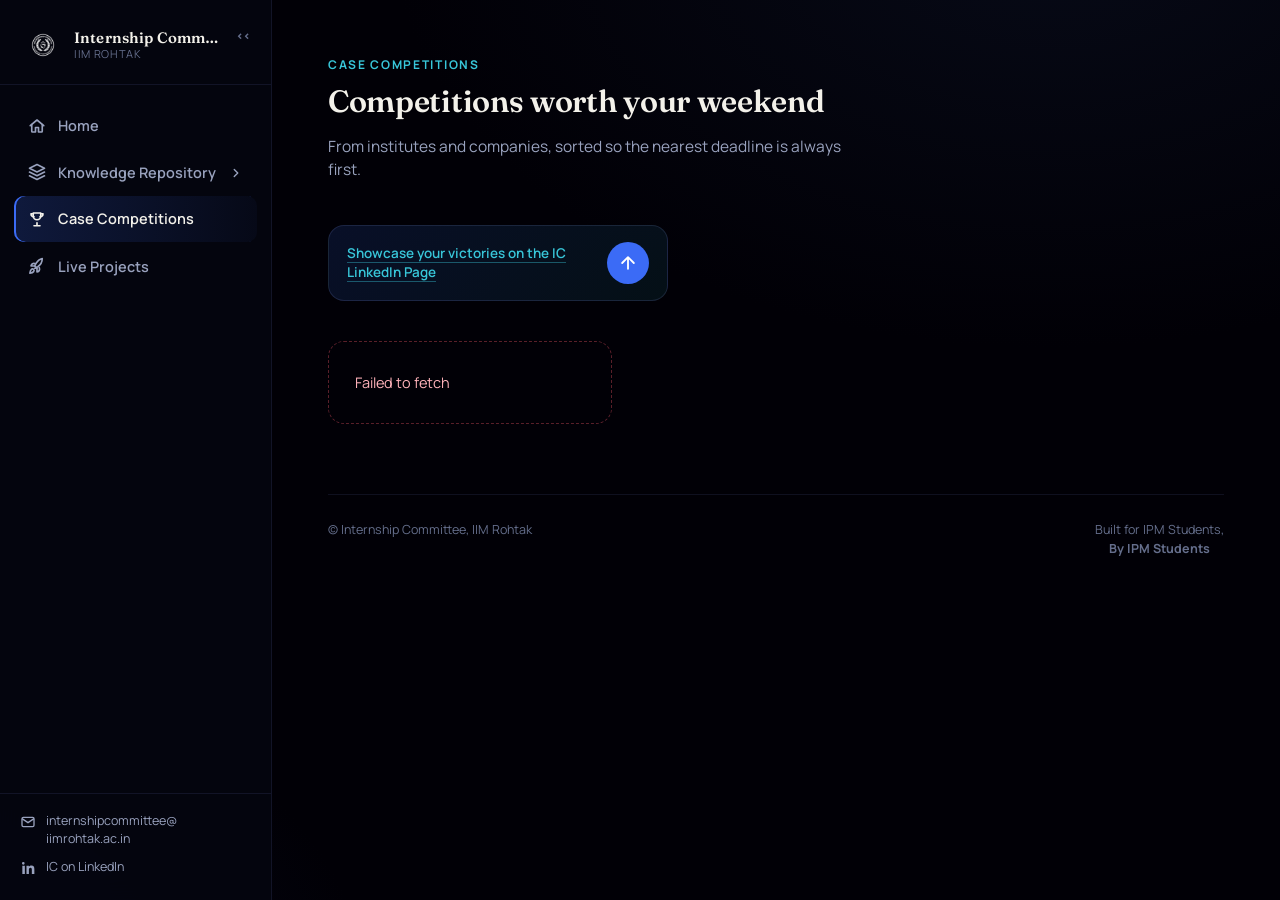
<file: case-competitions.html>
<!DOCTYPE html>
<html lang="en">
<head>
<meta charset="UTF-8">
<meta name="viewport" content="width=device-width, initial-scale=1.0">
<title>Case Competitions — IC IIM Rohtak</title>
<link rel="icon" href="assets/favicon.png">
<link rel="stylesheet" href="css/base.css">
<link rel="stylesheet" href="css/layout.css">
<link rel="stylesheet" href="css/components.css">
</head>
<body data-page="competitions">
<a class="skip-link" href="#main-content">Skip to content</a>

<div class="app-shell">
  <div class="sidebar-scrim"></div>

  <aside class="sidebar" aria-label="Primary">
    <div class="sidebar-brand">
      <img data-ic-logo src="assets/logo.png" alt="Internship Committee, IIM Rohtak logo">
      <div class="brand-text">
        <strong>Internship Committee</strong>
        <span>IIM Rohtak</span>
      </div>
      <button class="sidebar-pin-btn" type="button" aria-label="Collapse sidebar">&lt;&lt;</button>
    </div>

    <nav class="sidebar-nav" aria-label="Site sections">
      <a class="nav-link" data-page-key="home" href="index.html" title="Home"><span class="nav-icon"><svg viewBox="0 0 24 24" fill="none" stroke="currentColor" stroke-width="2.2" stroke-linecap="round" stroke-linejoin="round"><path d="M3 11.5 12 4l9 7.5"/><path d="M5 10v9a1 1 0 0 0 1 1h4v-6h4v6h4a1 1 0 0 0 1-1v-9"/></svg></span><span class="nav-label">Home</span></a>

      <div class="nav-group">
        <button class="nav-group-trigger" aria-expanded="false" title="Knowledge Repository">
          <span class="nav-icon"><svg viewBox="0 0 24 24" fill="none" stroke="currentColor" stroke-width="2.2" stroke-linecap="round" stroke-linejoin="round"><path d="M12 2 2 7l10 5 10-5-10-5Z"/><path d="M2 17l10 5 10-5"/><path d="M2 12l10 5 10-5"/></svg></span><span class="nav-label">Knowledge Repository</span>
          <span class="chevron"><svg viewBox="0 0 24 24" fill="none" stroke="currentColor" stroke-width="2.4" stroke-linecap="round" stroke-linejoin="round"><path d="M9 6l6 6-6 6"/></svg></span>
        </button>
        <div class="nav-submenu"><div class="nav-submenu-inner">
          <a class="nav-link" data-page-key="courses" href="courses.html" title="Course Repository"><span class="nav-icon"><svg viewBox="0 0 24 24" fill="none" stroke="currentColor" stroke-width="2.2" stroke-linecap="round" stroke-linejoin="round"><path d="M4 19.5A2.5 2.5 0 0 1 6.5 17H20V4H6.5A2.5 2.5 0 0 0 4 6.5v13z"/><path d="M4 19.5V6.5"/></svg></span><span class="nav-label">Course Repository</span></a>
          <a class="nav-link" data-page-key="case-studies" href="case-studies.html" title="Case Studies"><span class="nav-icon"><svg viewBox="0 0 24 24" fill="none" stroke="currentColor" stroke-width="2.2" stroke-linecap="round" stroke-linejoin="round"><path d="M14 2H6a2 2 0 0 0-2 2v16a2 2 0 0 0 2 2h12a2 2 0 0 0 2-2V8z"/><path d="M14 2v6h6"/></svg></span><span class="nav-label">Case Studies</span></a>
          <a class="nav-link" data-page-key="github" href="github-repositories.html" title="GitHub Repositories"><span class="nav-icon"><svg viewBox="0 0 24 24" fill="none" stroke="currentColor" stroke-width="2.2" stroke-linecap="round" stroke-linejoin="round"><path d="M8 9l-4 4 4 4M16 9l4 4-4 4"/></svg></span><span class="nav-label">GitHub Repositories</span></a>
          <a class="nav-link" data-page-key="resources" href="iimr-resources.html" title="IIMR Student Resources"><span class="nav-icon"><svg viewBox="0 0 24 24" fill="none" stroke="currentColor" stroke-width="2.2" stroke-linecap="round" stroke-linejoin="round"><circle cx="12" cy="12" r="9"/><path d="M15 9l-2 6-6 2 2-6 6-2z"/></svg></span><span class="nav-label">IIMR Student Resources</span></a>
        </div></div>
      </div>

      <a class="nav-link" data-page-key="competitions" href="case-competitions.html" title="Case Competitions"><span class="nav-icon"><svg viewBox="0 0 24 24" fill="none" stroke="currentColor" stroke-width="2.2" stroke-linecap="round" stroke-linejoin="round"><path d="M8 21h8M12 17v4M7 4h10v4a5 5 0 0 1-10 0V4z"/><path d="M17 5h3a4 4 0 0 1-4 4M7 5H4a4 4 0 0 0 4 4"/></svg></span><span class="nav-label">Case Competitions</span></a>
      <a class="nav-link" data-page-key="live-projects" href="live-projects.html" title="Live Projects"><span class="nav-icon"><svg viewBox="0 0 24 24" fill="none" stroke="currentColor" stroke-width="2.2" stroke-linecap="round" stroke-linejoin="round"><path d="M4.5 16.5c-1.5 1.26-2 5-2 5s3.74-.5 5-2c.71-.84.7-2.13-.09-2.91a2.18 2.18 0 0 0-2.91-.09z"/><path d="M12 15l-3-3a22 22 0 0 1 2-3.95A12.88 12.88 0 0 1 19 2c0 2.72-.78 7.5-6 11a22.35 22.35 0 0 1-4 2z"/><path d="M9 12H4s.55-2.23 2-3c1.62-.87 4 0 4 0"/><path d="M12 15v5s2.23-.55 3-2c.87-1.62 0-4 0-4"/></svg></span><span class="nav-label">Live Projects</span></a>
    </nav>

    <div class="sidebar-footer">
      <a data-ic-email href="#" title="Email the committee"><svg viewBox="0 0 24 24" fill="none" stroke="currentColor" stroke-width="2"><rect x="3" y="5" width="18" height="14" rx="2"/><path d="m3 7 9 6 9-6"/></svg><span>internshipcommittee@iimrohtak.ac.in</span></a>
      <a data-ic-linkedin href="https://www.linkedin.com/company/ipm-internship-committee-iim-rohtak/" target="_blank" rel="noopener" title="IC on LinkedIn"><svg viewBox="0 0 24 24" fill="currentColor"><path d="M6.94 5a2 2 0 1 1-4 0 2 2 0 0 1 4 0zM3.5 8.5h3.8V21H3.5V8.5zM9.7 8.5h3.64v1.7h.05c.5-.95 1.75-1.95 3.6-1.95 3.85 0 4.56 2.53 4.56 5.83V21h-3.8v-6.1c0-1.46-.03-3.33-2.03-3.33-2.04 0-2.35 1.6-2.35 3.24V21H9.7V8.5z"/></svg><span>IC on LinkedIn</span></a>
    </div>
  </aside>

  <div class="mobile-topbar">
    <div style="display:flex;align-items:center;gap:10px;">
      <img data-ic-logo src="assets/logo.png" alt="" style="width:30px;height:30px;">
      <span class="brand-text"><strong>IC · IIM Rohtak</strong></span>
    </div>
    <button class="menu-btn" aria-label="Open menu"><svg viewBox="0 0 24 24" fill="none" stroke="currentColor" stroke-width="2.2" stroke-linecap="round"><path d="M3 6h18M3 12h18M3 18h18"/></svg></button>
  </div>

  <main class="main" id="main-content">
    <div class="page-header-row">
      <div class="page-header">
        <span class="eyebrow">Case Competitions</span>
        <h1 class="section-heading">Competitions worth your weekend</h1>
        <p>From institutes and companies, sorted so the nearest deadline is always first.</p>
      </div>

      <div class="showcase-card">
        <p>
          <a class="showcase-link" href="https://www.linkedin.com/company/ipm-internship-committee-iim-rohtak/" target="_blank" rel="noopener">Showcase your victories on the IC LinkedIn Page</a>
        </p>
        <a class="showcase-btn" href="https://docs.google.com/forms/d/e/1FAIpQLSfv2YYLRkrXumIr88C4f5dQtF5AiGM0O2jcN2yvQZqrdlQf7w/viewform" target="_blank" rel="noopener" aria-label="Submit your competition win" title="Submit your win">
          <svg viewBox="0 0 24 24" fill="none" stroke="currentColor" stroke-width="2.2" stroke-linecap="round" stroke-linejoin="round"><path d="M12 19V5M5 12l7-7 7 7"/></svg>
        </a>
      </div>
    </div>

    <div class="card-grid" id="competitions-grid" aria-live="polite"></div>

    <footer class="site-footer">
      <span>&copy; Internship Committee, IIM Rohtak</span>
      <span class="footer-built"><span>Built for IPM Students,</span><span style="font-weight:700;">By IPM Students</span></span>
    </footer>
  </main>
</div>

<script src="js/config.js"></script>
<script src="js/icons.js"></script>
<script src="js/data-adapter.js"></script>
<script src="js/sidebar.js"></script>
<script src="js/render-competitions.js"></script>
</body>
</html>
</file>
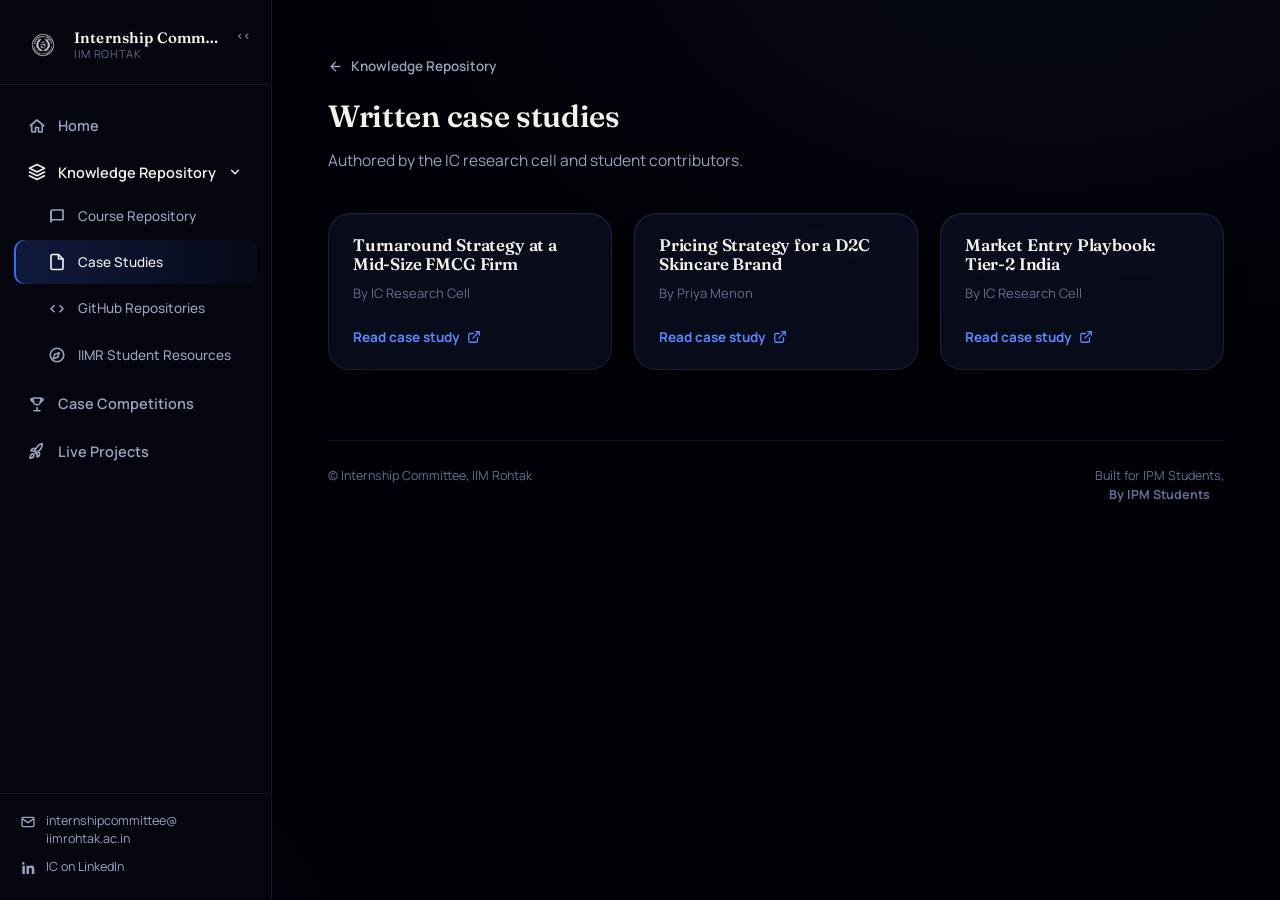
<file: case-studies.html>
<!DOCTYPE html>
<html lang="en">
<head>
<meta charset="UTF-8">
<meta name="viewport" content="width=device-width, initial-scale=1.0">
<title>Case Studies — IC IIM Rohtak</title>
<link rel="icon" href="assets/favicon.png">
<link rel="stylesheet" href="css/base.css">
<link rel="stylesheet" href="css/layout.css">
<link rel="stylesheet" href="css/components.css">
</head>
<body data-page="case-studies">
<a class="skip-link" href="#main-content">Skip to content</a>

<div class="app-shell">
  <div class="sidebar-scrim"></div>

  <aside class="sidebar" aria-label="Primary">
    <div class="sidebar-brand">
      <img data-ic-logo src="assets/logo.png" alt="Internship Committee, IIM Rohtak logo">
      <div class="brand-text">
        <strong>Internship Committee</strong>
        <span>IIM Rohtak</span>
      </div>
      <button class="sidebar-pin-btn" type="button" aria-label="Collapse sidebar">&lt;&lt;</button>
    </div>

    <nav class="sidebar-nav" aria-label="Site sections">
      <a class="nav-link" data-page-key="home" href="index.html" title="Home"><span class="nav-icon"><svg viewBox="0 0 24 24" fill="none" stroke="currentColor" stroke-width="2.2" stroke-linecap="round" stroke-linejoin="round"><path d="M3 11.5 12 4l9 7.5"/><path d="M5 10v9a1 1 0 0 0 1 1h4v-6h4v6h4a1 1 0 0 0 1-1v-9"/></svg></span><span class="nav-label">Home</span></a>

      <div class="nav-group">
        <button class="nav-group-trigger" aria-expanded="false" title="Knowledge Repository">
          <span class="nav-icon"><svg viewBox="0 0 24 24" fill="none" stroke="currentColor" stroke-width="2.2" stroke-linecap="round" stroke-linejoin="round"><path d="M12 2 2 7l10 5 10-5-10-5Z"/><path d="M2 17l10 5 10-5"/><path d="M2 12l10 5 10-5"/></svg></span><span class="nav-label">Knowledge Repository</span>
          <span class="chevron"><svg viewBox="0 0 24 24" fill="none" stroke="currentColor" stroke-width="2.4" stroke-linecap="round" stroke-linejoin="round"><path d="M9 6l6 6-6 6"/></svg></span>
        </button>
        <div class="nav-submenu"><div class="nav-submenu-inner">
          <a class="nav-link" data-page-key="courses" href="courses.html" title="Course Repository"><span class="nav-icon"><svg viewBox="0 0 24 24" fill="none" stroke="currentColor" stroke-width="2.2" stroke-linecap="round" stroke-linejoin="round"><path d="M4 19.5A2.5 2.5 0 0 1 6.5 17H20V4H6.5A2.5 2.5 0 0 0 4 6.5v13z"/><path d="M4 19.5V6.5"/></svg></span><span class="nav-label">Course Repository</span></a>
          <a class="nav-link" data-page-key="case-studies" href="case-studies.html" title="Case Studies"><span class="nav-icon"><svg viewBox="0 0 24 24" fill="none" stroke="currentColor" stroke-width="2.2" stroke-linecap="round" stroke-linejoin="round"><path d="M14 2H6a2 2 0 0 0-2 2v16a2 2 0 0 0 2 2h12a2 2 0 0 0 2-2V8z"/><path d="M14 2v6h6"/></svg></span><span class="nav-label">Case Studies</span></a>
          <a class="nav-link" data-page-key="github" href="github-repositories.html" title="GitHub Repositories"><span class="nav-icon"><svg viewBox="0 0 24 24" fill="none" stroke="currentColor" stroke-width="2.2" stroke-linecap="round" stroke-linejoin="round"><path d="M8 9l-4 4 4 4M16 9l4 4-4 4"/></svg></span><span class="nav-label">GitHub Repositories</span></a>
          <a class="nav-link" data-page-key="resources" href="iimr-resources.html" title="IIMR Student Resources"><span class="nav-icon"><svg viewBox="0 0 24 24" fill="none" stroke="currentColor" stroke-width="2.2" stroke-linecap="round" stroke-linejoin="round"><circle cx="12" cy="12" r="9"/><path d="M15 9l-2 6-6 2 2-6 6-2z"/></svg></span><span class="nav-label">IIMR Student Resources</span></a>
        </div></div>
      </div>

      <a class="nav-link" data-page-key="competitions" href="case-competitions.html" title="Case Competitions"><span class="nav-icon"><svg viewBox="0 0 24 24" fill="none" stroke="currentColor" stroke-width="2.2" stroke-linecap="round" stroke-linejoin="round"><path d="M8 21h8M12 17v4M7 4h10v4a5 5 0 0 1-10 0V4z"/><path d="M17 5h3a4 4 0 0 1-4 4M7 5H4a4 4 0 0 0 4 4"/></svg></span><span class="nav-label">Case Competitions</span></a>
      <a class="nav-link" data-page-key="live-projects" href="live-projects.html" title="Live Projects"><span class="nav-icon"><svg viewBox="0 0 24 24" fill="none" stroke="currentColor" stroke-width="2.2" stroke-linecap="round" stroke-linejoin="round"><path d="M4.5 16.5c-1.5 1.26-2 5-2 5s3.74-.5 5-2c.71-.84.7-2.13-.09-2.91a2.18 2.18 0 0 0-2.91-.09z"/><path d="M12 15l-3-3a22 22 0 0 1 2-3.95A12.88 12.88 0 0 1 19 2c0 2.72-.78 7.5-6 11a22.35 22.35 0 0 1-4 2z"/><path d="M9 12H4s.55-2.23 2-3c1.62-.87 4 0 4 0"/><path d="M12 15v5s2.23-.55 3-2c.87-1.62 0-4 0-4"/></svg></span><span class="nav-label">Live Projects</span></a>
    </nav>

    <div class="sidebar-footer">
      <a data-ic-email href="#" title="Email the committee"><svg viewBox="0 0 24 24" fill="none" stroke="currentColor" stroke-width="2"><rect x="3" y="5" width="18" height="14" rx="2"/><path d="m3 7 9 6 9-6"/></svg><span>internshipcommittee@iimrohtak.ac.in</span></a>
      <a data-ic-linkedin href="https://www.linkedin.com/company/ipm-internship-committee-iim-rohtak/" target="_blank" rel="noopener" title="IC on LinkedIn"><svg viewBox="0 0 24 24" fill="currentColor"><path d="M6.94 5a2 2 0 1 1-4 0 2 2 0 0 1 4 0zM3.5 8.5h3.8V21H3.5V8.5zM9.7 8.5h3.64v1.7h.05c.5-.95 1.75-1.95 3.6-1.95 3.85 0 4.56 2.53 4.56 5.83V21h-3.8v-6.1c0-1.46-.03-3.33-2.03-3.33-2.04 0-2.35 1.6-2.35 3.24V21H9.7V8.5z"/></svg><span>IC on LinkedIn</span></a>
    </div>
  </aside>

  <div class="mobile-topbar">
    <div style="display:flex;align-items:center;gap:10px;">
      <img data-ic-logo src="assets/logo.png" alt="" style="width:30px;height:30px;">
      <span class="brand-text"><strong>IC · IIM Rohtak</strong></span>
    </div>
    <button class="menu-btn" aria-label="Open menu"><svg viewBox="0 0 24 24" fill="none" stroke="currentColor" stroke-width="2.2" stroke-linecap="round"><path d="M3 6h18M3 12h18M3 18h18"/></svg></button>
  </div>

  <main class="main" id="main-content">
    <a class="crumb-back" href="knowledge-repository.html"><svg viewBox="0 0 24 24" fill="none" stroke="currentColor" stroke-width="2.2" stroke-linecap="round" stroke-linejoin="round"><path d="M19 12H5M12 19l-7-7 7-7"/></svg> Knowledge Repository</a>

    <div class="page-header">
      <h1 class="section-heading">Written case studies</h1>
      <p>Authored by the IC research cell and student contributors.</p>
    </div>

    <div class="card-grid" id="case-studies-grid" aria-live="polite"></div>

    <footer class="site-footer">
      <span>&copy; Internship Committee, IIM Rohtak</span>
      <span class="footer-built"><span>Built for IPM Students,</span><span style="font-weight:700;">By IPM Students</span></span>
    </footer>
  </main>
</div>

<script src="js/config.js"></script>
<script src="js/icons.js"></script>
<script src="js/data-adapter.js"></script>
<script src="js/sidebar.js"></script>
<script src="js/render-case-studies.js"></script>
</body>
</html>
</file>
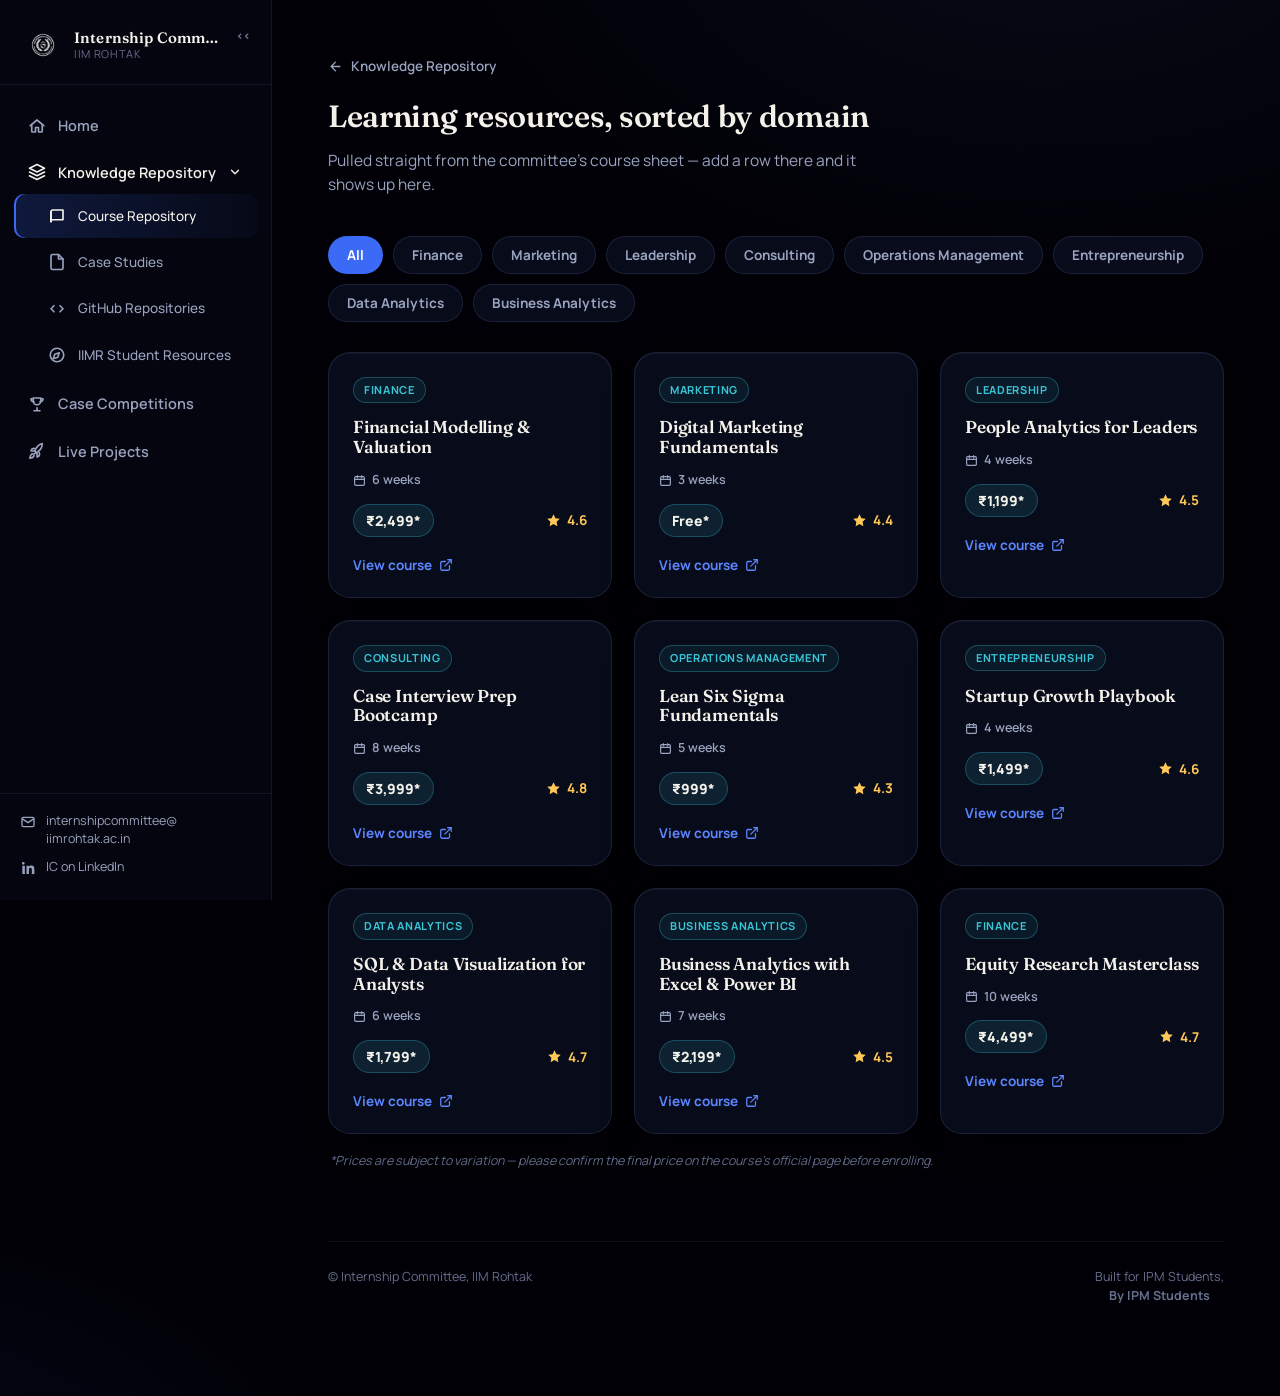
<file: courses.html>
<!DOCTYPE html>
<html lang="en">
<head>
<meta charset="UTF-8">
<meta name="viewport" content="width=device-width, initial-scale=1.0">
<title>Course Repository — IC IIM Rohtak</title>
<link rel="icon" href="assets/favicon.png">
<link rel="stylesheet" href="css/base.css">
<link rel="stylesheet" href="css/layout.css">
<link rel="stylesheet" href="css/components.css">
</head>
<body data-page="courses">
<a class="skip-link" href="#main-content">Skip to content</a>

<div class="app-shell">
  <div class="sidebar-scrim"></div>

  <aside class="sidebar" aria-label="Primary">
    <div class="sidebar-brand">
      <img data-ic-logo src="assets/logo.png" alt="Internship Committee, IIM Rohtak logo">
      <div class="brand-text">
        <strong>Internship Committee</strong>
        <span>IIM Rohtak</span>
      </div>
      <button class="sidebar-pin-btn" type="button" aria-label="Collapse sidebar">&lt;&lt;</button>
    </div>

    <nav class="sidebar-nav" aria-label="Site sections">
      <a class="nav-link" data-page-key="home" href="index.html" title="Home"><span class="nav-icon"><svg viewBox="0 0 24 24" fill="none" stroke="currentColor" stroke-width="2.2" stroke-linecap="round" stroke-linejoin="round"><path d="M3 11.5 12 4l9 7.5"/><path d="M5 10v9a1 1 0 0 0 1 1h4v-6h4v6h4a1 1 0 0 0 1-1v-9"/></svg></span><span class="nav-label">Home</span></a>

      <div class="nav-group">
        <button class="nav-group-trigger" aria-expanded="false" title="Knowledge Repository">
          <span class="nav-icon"><svg viewBox="0 0 24 24" fill="none" stroke="currentColor" stroke-width="2.2" stroke-linecap="round" stroke-linejoin="round"><path d="M12 2 2 7l10 5 10-5-10-5Z"/><path d="M2 17l10 5 10-5"/><path d="M2 12l10 5 10-5"/></svg></span><span class="nav-label">Knowledge Repository</span>
          <span class="chevron"><svg viewBox="0 0 24 24" fill="none" stroke="currentColor" stroke-width="2.4" stroke-linecap="round" stroke-linejoin="round"><path d="M9 6l6 6-6 6"/></svg></span>
        </button>
        <div class="nav-submenu"><div class="nav-submenu-inner">
          <a class="nav-link" data-page-key="courses" href="courses.html" title="Course Repository"><span class="nav-icon"><svg viewBox="0 0 24 24" fill="none" stroke="currentColor" stroke-width="2.2" stroke-linecap="round" stroke-linejoin="round"><path d="M4 19.5A2.5 2.5 0 0 1 6.5 17H20V4H6.5A2.5 2.5 0 0 0 4 6.5v13z"/><path d="M4 19.5V6.5"/></svg></span><span class="nav-label">Course Repository</span></a>
          <a class="nav-link" data-page-key="case-studies" href="case-studies.html" title="Case Studies"><span class="nav-icon"><svg viewBox="0 0 24 24" fill="none" stroke="currentColor" stroke-width="2.2" stroke-linecap="round" stroke-linejoin="round"><path d="M14 2H6a2 2 0 0 0-2 2v16a2 2 0 0 0 2 2h12a2 2 0 0 0 2-2V8z"/><path d="M14 2v6h6"/></svg></span><span class="nav-label">Case Studies</span></a>
          <a class="nav-link" data-page-key="github" href="github-repositories.html" title="GitHub Repositories"><span class="nav-icon"><svg viewBox="0 0 24 24" fill="none" stroke="currentColor" stroke-width="2.2" stroke-linecap="round" stroke-linejoin="round"><path d="M8 9l-4 4 4 4M16 9l4 4-4 4"/></svg></span><span class="nav-label">GitHub Repositories</span></a>
          <a class="nav-link" data-page-key="resources" href="iimr-resources.html" title="IIMR Student Resources"><span class="nav-icon"><svg viewBox="0 0 24 24" fill="none" stroke="currentColor" stroke-width="2.2" stroke-linecap="round" stroke-linejoin="round"><circle cx="12" cy="12" r="9"/><path d="M15 9l-2 6-6 2 2-6 6-2z"/></svg></span><span class="nav-label">IIMR Student Resources</span></a>
        </div></div>
      </div>

      <a class="nav-link" data-page-key="competitions" href="case-competitions.html" title="Case Competitions"><span class="nav-icon"><svg viewBox="0 0 24 24" fill="none" stroke="currentColor" stroke-width="2.2" stroke-linecap="round" stroke-linejoin="round"><path d="M8 21h8M12 17v4M7 4h10v4a5 5 0 0 1-10 0V4z"/><path d="M17 5h3a4 4 0 0 1-4 4M7 5H4a4 4 0 0 0 4 4"/></svg></span><span class="nav-label">Case Competitions</span></a>
      <a class="nav-link" data-page-key="live-projects" href="live-projects.html" title="Live Projects"><span class="nav-icon"><svg viewBox="0 0 24 24" fill="none" stroke="currentColor" stroke-width="2.2" stroke-linecap="round" stroke-linejoin="round"><path d="M4.5 16.5c-1.5 1.26-2 5-2 5s3.74-.5 5-2c.71-.84.7-2.13-.09-2.91a2.18 2.18 0 0 0-2.91-.09z"/><path d="M12 15l-3-3a22 22 0 0 1 2-3.95A12.88 12.88 0 0 1 19 2c0 2.72-.78 7.5-6 11a22.35 22.35 0 0 1-4 2z"/><path d="M9 12H4s.55-2.23 2-3c1.62-.87 4 0 4 0"/><path d="M12 15v5s2.23-.55 3-2c.87-1.62 0-4 0-4"/></svg></span><span class="nav-label">Live Projects</span></a>
    </nav>

    <div class="sidebar-footer">
      <a data-ic-email href="#" title="Email the committee"><svg viewBox="0 0 24 24" fill="none" stroke="currentColor" stroke-width="2"><rect x="3" y="5" width="18" height="14" rx="2"/><path d="m3 7 9 6 9-6"/></svg><span>internshipcommittee@iimrohtak.ac.in</span></a>
      <a data-ic-linkedin href="https://www.linkedin.com/company/ipm-internship-committee-iim-rohtak/" target="_blank" rel="noopener" title="IC on LinkedIn"><svg viewBox="0 0 24 24" fill="currentColor"><path d="M6.94 5a2 2 0 1 1-4 0 2 2 0 0 1 4 0zM3.5 8.5h3.8V21H3.5V8.5zM9.7 8.5h3.64v1.7h.05c.5-.95 1.75-1.95 3.6-1.95 3.85 0 4.56 2.53 4.56 5.83V21h-3.8v-6.1c0-1.46-.03-3.33-2.03-3.33-2.04 0-2.35 1.6-2.35 3.24V21H9.7V8.5z"/></svg><span>IC on LinkedIn</span></a>
    </div>
  </aside>

  <div class="mobile-topbar">
    <div style="display:flex;align-items:center;gap:10px;">
      <img data-ic-logo src="assets/logo.png" alt="" style="width:30px;height:30px;">
      <span class="brand-text"><strong>IC · IIM Rohtak</strong></span>
    </div>
    <button class="menu-btn" aria-label="Open menu"><svg viewBox="0 0 24 24" fill="none" stroke="currentColor" stroke-width="2.2" stroke-linecap="round"><path d="M3 6h18M3 12h18M3 18h18"/></svg></button>
  </div>

  <main class="main" id="main-content">
    <a class="crumb-back" href="knowledge-repository.html"><svg viewBox="0 0 24 24" fill="none" stroke="currentColor" stroke-width="2.2" stroke-linecap="round" stroke-linejoin="round"><path d="M19 12H5M12 19l-7-7 7-7"/></svg> Knowledge Repository</a>

    <div class="page-header">
      <h1 class="section-heading">Learning resources, sorted by domain</h1>
      <p>Pulled straight from the committee's course sheet — add a row there and it shows up here.</p>
    </div>

    <div class="domain-filter" id="domain-filter" aria-label="Filter by domain"></div>
    <div class="card-grid" id="courses-grid" aria-live="polite"></div>

    <footer class="site-footer">
      <span>&copy; Internship Committee, IIM Rohtak</span>
      <span class="footer-built"><span>Built for IPM Students,</span><span style="font-weight:700;">By IPM Students</span></span>
    </footer>
  </main>
</div>

<script src="js/config.js"></script>
<script src="js/icons.js"></script>
<script src="js/data-adapter.js"></script>
<script src="js/sidebar.js"></script>
<script src="js/render-courses.js"></script>
</body>
</html>
</file>
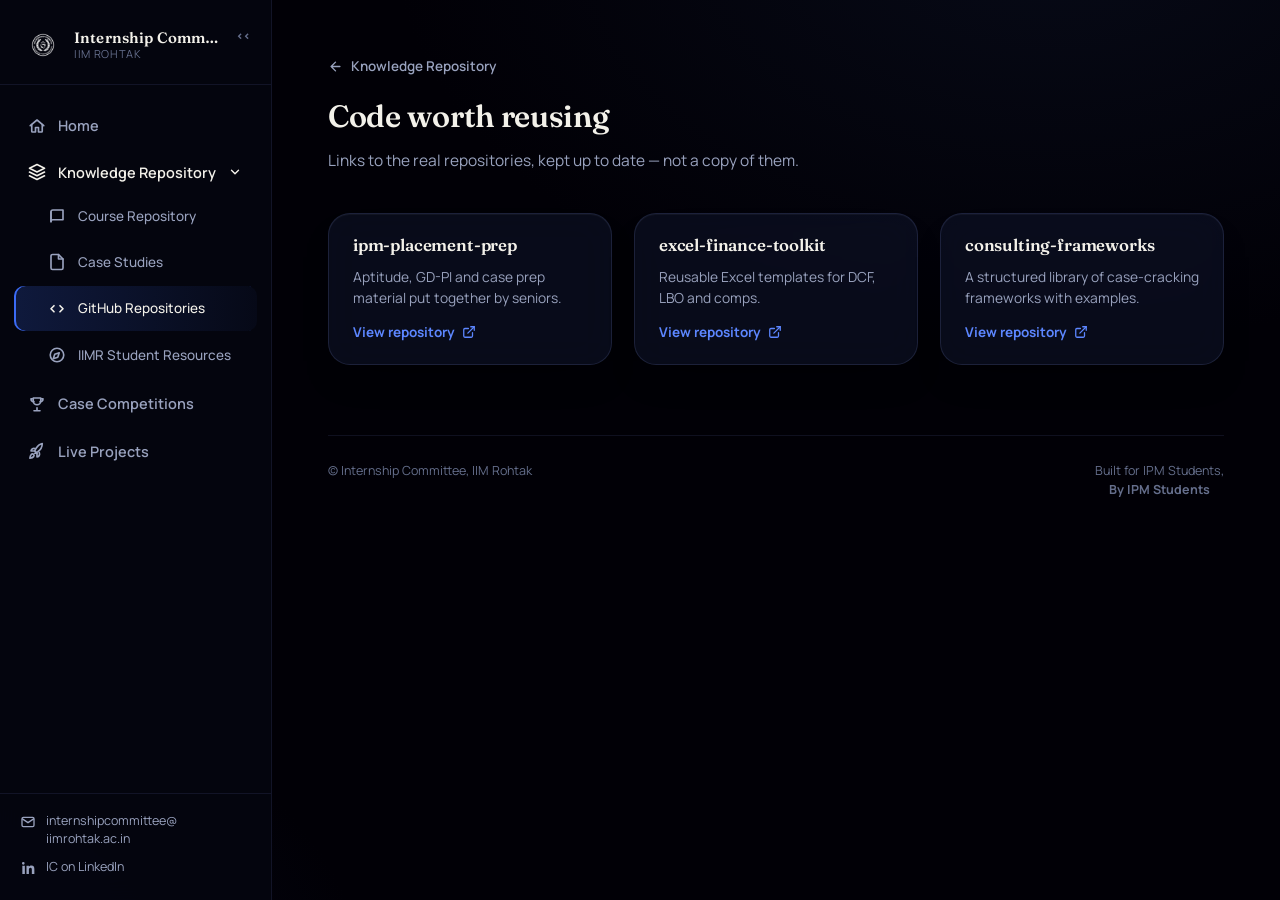
<file: github-repositories.html>
<!DOCTYPE html>
<html lang="en">
<head>
<meta charset="UTF-8">
<meta name="viewport" content="width=device-width, initial-scale=1.0">
<title>GitHub Repositories — IC IIM Rohtak</title>
<link rel="icon" href="assets/favicon.png">
<link rel="stylesheet" href="css/base.css">
<link rel="stylesheet" href="css/layout.css">
<link rel="stylesheet" href="css/components.css">
</head>
<body data-page="github">
<a class="skip-link" href="#main-content">Skip to content</a>

<div class="app-shell">
  <div class="sidebar-scrim"></div>

  <aside class="sidebar" aria-label="Primary">
    <div class="sidebar-brand">
      <img data-ic-logo src="assets/logo.png" alt="Internship Committee, IIM Rohtak logo">
      <div class="brand-text">
        <strong>Internship Committee</strong>
        <span>IIM Rohtak</span>
      </div>
      <button class="sidebar-pin-btn" type="button" aria-label="Collapse sidebar">&lt;&lt;</button>
    </div>

    <nav class="sidebar-nav" aria-label="Site sections">
      <a class="nav-link" data-page-key="home" href="index.html" title="Home"><span class="nav-icon"><svg viewBox="0 0 24 24" fill="none" stroke="currentColor" stroke-width="2.2" stroke-linecap="round" stroke-linejoin="round"><path d="M3 11.5 12 4l9 7.5"/><path d="M5 10v9a1 1 0 0 0 1 1h4v-6h4v6h4a1 1 0 0 0 1-1v-9"/></svg></span><span class="nav-label">Home</span></a>

      <div class="nav-group">
        <button class="nav-group-trigger" aria-expanded="false" title="Knowledge Repository">
          <span class="nav-icon"><svg viewBox="0 0 24 24" fill="none" stroke="currentColor" stroke-width="2.2" stroke-linecap="round" stroke-linejoin="round"><path d="M12 2 2 7l10 5 10-5-10-5Z"/><path d="M2 17l10 5 10-5"/><path d="M2 12l10 5 10-5"/></svg></span><span class="nav-label">Knowledge Repository</span>
          <span class="chevron"><svg viewBox="0 0 24 24" fill="none" stroke="currentColor" stroke-width="2.4" stroke-linecap="round" stroke-linejoin="round"><path d="M9 6l6 6-6 6"/></svg></span>
        </button>
        <div class="nav-submenu"><div class="nav-submenu-inner">
          <a class="nav-link" data-page-key="courses" href="courses.html" title="Course Repository"><span class="nav-icon"><svg viewBox="0 0 24 24" fill="none" stroke="currentColor" stroke-width="2.2" stroke-linecap="round" stroke-linejoin="round"><path d="M4 19.5A2.5 2.5 0 0 1 6.5 17H20V4H6.5A2.5 2.5 0 0 0 4 6.5v13z"/><path d="M4 19.5V6.5"/></svg></span><span class="nav-label">Course Repository</span></a>
          <a class="nav-link" data-page-key="case-studies" href="case-studies.html" title="Case Studies"><span class="nav-icon"><svg viewBox="0 0 24 24" fill="none" stroke="currentColor" stroke-width="2.2" stroke-linecap="round" stroke-linejoin="round"><path d="M14 2H6a2 2 0 0 0-2 2v16a2 2 0 0 0 2 2h12a2 2 0 0 0 2-2V8z"/><path d="M14 2v6h6"/></svg></span><span class="nav-label">Case Studies</span></a>
          <a class="nav-link" data-page-key="github" href="github-repositories.html" title="GitHub Repositories"><span class="nav-icon"><svg viewBox="0 0 24 24" fill="none" stroke="currentColor" stroke-width="2.2" stroke-linecap="round" stroke-linejoin="round"><path d="M8 9l-4 4 4 4M16 9l4 4-4 4"/></svg></span><span class="nav-label">GitHub Repositories</span></a>
          <a class="nav-link" data-page-key="resources" href="iimr-resources.html" title="IIMR Student Resources"><span class="nav-icon"><svg viewBox="0 0 24 24" fill="none" stroke="currentColor" stroke-width="2.2" stroke-linecap="round" stroke-linejoin="round"><circle cx="12" cy="12" r="9"/><path d="M15 9l-2 6-6 2 2-6 6-2z"/></svg></span><span class="nav-label">IIMR Student Resources</span></a>
        </div></div>
      </div>

      <a class="nav-link" data-page-key="competitions" href="case-competitions.html" title="Case Competitions"><span class="nav-icon"><svg viewBox="0 0 24 24" fill="none" stroke="currentColor" stroke-width="2.2" stroke-linecap="round" stroke-linejoin="round"><path d="M8 21h8M12 17v4M7 4h10v4a5 5 0 0 1-10 0V4z"/><path d="M17 5h3a4 4 0 0 1-4 4M7 5H4a4 4 0 0 0 4 4"/></svg></span><span class="nav-label">Case Competitions</span></a>
      <a class="nav-link" data-page-key="live-projects" href="live-projects.html" title="Live Projects"><span class="nav-icon"><svg viewBox="0 0 24 24" fill="none" stroke="currentColor" stroke-width="2.2" stroke-linecap="round" stroke-linejoin="round"><path d="M4.5 16.5c-1.5 1.26-2 5-2 5s3.74-.5 5-2c.71-.84.7-2.13-.09-2.91a2.18 2.18 0 0 0-2.91-.09z"/><path d="M12 15l-3-3a22 22 0 0 1 2-3.95A12.88 12.88 0 0 1 19 2c0 2.72-.78 7.5-6 11a22.35 22.35 0 0 1-4 2z"/><path d="M9 12H4s.55-2.23 2-3c1.62-.87 4 0 4 0"/><path d="M12 15v5s2.23-.55 3-2c.87-1.62 0-4 0-4"/></svg></span><span class="nav-label">Live Projects</span></a>
    </nav>

    <div class="sidebar-footer">
      <a data-ic-email href="#" title="Email the committee"><svg viewBox="0 0 24 24" fill="none" stroke="currentColor" stroke-width="2"><rect x="3" y="5" width="18" height="14" rx="2"/><path d="m3 7 9 6 9-6"/></svg><span>internshipcommittee@iimrohtak.ac.in</span></a>
      <a data-ic-linkedin href="https://www.linkedin.com/company/ipm-internship-committee-iim-rohtak/" target="_blank" rel="noopener" title="IC on LinkedIn"><svg viewBox="0 0 24 24" fill="currentColor"><path d="M6.94 5a2 2 0 1 1-4 0 2 2 0 0 1 4 0zM3.5 8.5h3.8V21H3.5V8.5zM9.7 8.5h3.64v1.7h.05c.5-.95 1.75-1.95 3.6-1.95 3.85 0 4.56 2.53 4.56 5.83V21h-3.8v-6.1c0-1.46-.03-3.33-2.03-3.33-2.04 0-2.35 1.6-2.35 3.24V21H9.7V8.5z"/></svg><span>IC on LinkedIn</span></a>
    </div>
  </aside>

  <div class="mobile-topbar">
    <div style="display:flex;align-items:center;gap:10px;">
      <img data-ic-logo src="assets/logo.png" alt="" style="width:30px;height:30px;">
      <span class="brand-text"><strong>IC · IIM Rohtak</strong></span>
    </div>
    <button class="menu-btn" aria-label="Open menu"><svg viewBox="0 0 24 24" fill="none" stroke="currentColor" stroke-width="2.2" stroke-linecap="round"><path d="M3 6h18M3 12h18M3 18h18"/></svg></button>
  </div>

  <main class="main" id="main-content">
    <a class="crumb-back" href="knowledge-repository.html"><svg viewBox="0 0 24 24" fill="none" stroke="currentColor" stroke-width="2.2" stroke-linecap="round" stroke-linejoin="round"><path d="M19 12H5M12 19l-7-7 7-7"/></svg> Knowledge Repository</a>

    <div class="page-header">
      <h1 class="section-heading">Code worth reusing</h1>
      <p>Links to the real repositories, kept up to date — not a copy of them.</p>
    </div>

    <div class="card-grid" id="github-grid" aria-live="polite"></div>

    <footer class="site-footer">
      <span>&copy; Internship Committee, IIM Rohtak</span>
      <span class="footer-built"><span>Built for IPM Students,</span><span style="font-weight:700;">By IPM Students</span></span>
    </footer>
  </main>
</div>

<script src="js/config.js"></script>
<script src="js/icons.js"></script>
<script src="js/data-adapter.js"></script>
<script src="js/sidebar.js"></script>
<script src="js/render-github.js"></script>
</body>
</html>
</file>
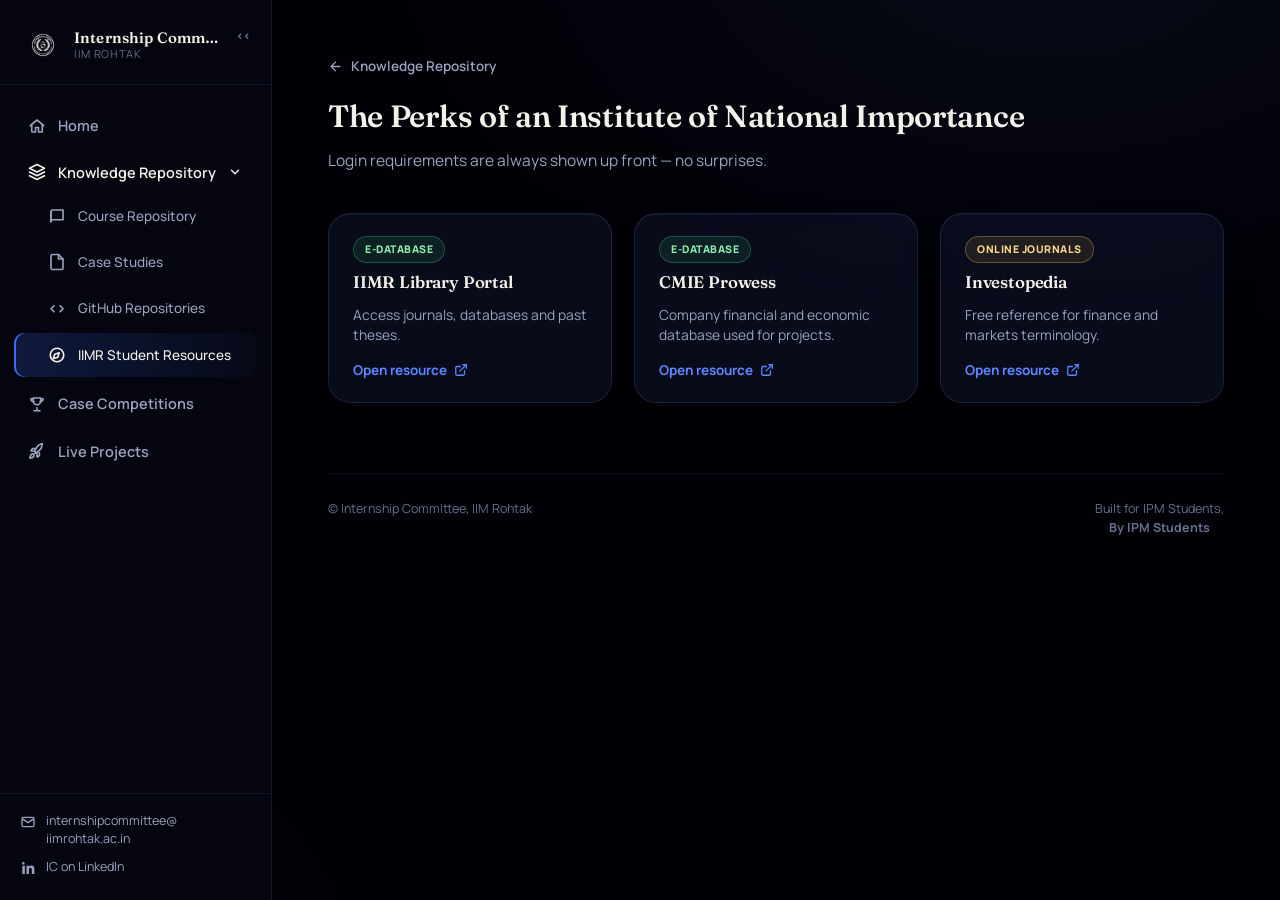
<file: iimr-resources.html>
<!DOCTYPE html>
<html lang="en">
<head>
<meta charset="UTF-8">
<meta name="viewport" content="width=device-width, initial-scale=1.0">
<title>IIMR Student Resources — IC IIM Rohtak</title>
<link rel="icon" href="assets/favicon.png">
<link rel="stylesheet" href="css/base.css">
<link rel="stylesheet" href="css/layout.css">
<link rel="stylesheet" href="css/components.css">
</head>
<body data-page="resources">
<a class="skip-link" href="#main-content">Skip to content</a>

<div class="app-shell">
  <div class="sidebar-scrim"></div>

  <aside class="sidebar" aria-label="Primary">
    <div class="sidebar-brand">
      <img data-ic-logo src="assets/logo.png" alt="Internship Committee, IIM Rohtak logo">
      <div class="brand-text">
        <strong>Internship Committee</strong>
        <span>IIM Rohtak</span>
      </div>
      <button class="sidebar-pin-btn" type="button" aria-label="Collapse sidebar">&lt;&lt;</button>
    </div>

    <nav class="sidebar-nav" aria-label="Site sections">
      <a class="nav-link" data-page-key="home" href="index.html" title="Home"><span class="nav-icon"><svg viewBox="0 0 24 24" fill="none" stroke="currentColor" stroke-width="2.2" stroke-linecap="round" stroke-linejoin="round"><path d="M3 11.5 12 4l9 7.5"/><path d="M5 10v9a1 1 0 0 0 1 1h4v-6h4v6h4a1 1 0 0 0 1-1v-9"/></svg></span><span class="nav-label">Home</span></a>

      <div class="nav-group">
        <button class="nav-group-trigger" aria-expanded="false" title="Knowledge Repository">
          <span class="nav-icon"><svg viewBox="0 0 24 24" fill="none" stroke="currentColor" stroke-width="2.2" stroke-linecap="round" stroke-linejoin="round"><path d="M12 2 2 7l10 5 10-5-10-5Z"/><path d="M2 17l10 5 10-5"/><path d="M2 12l10 5 10-5"/></svg></span><span class="nav-label">Knowledge Repository</span>
          <span class="chevron"><svg viewBox="0 0 24 24" fill="none" stroke="currentColor" stroke-width="2.4" stroke-linecap="round" stroke-linejoin="round"><path d="M9 6l6 6-6 6"/></svg></span>
        </button>
        <div class="nav-submenu"><div class="nav-submenu-inner">
          <a class="nav-link" data-page-key="courses" href="courses.html" title="Course Repository"><span class="nav-icon"><svg viewBox="0 0 24 24" fill="none" stroke="currentColor" stroke-width="2.2" stroke-linecap="round" stroke-linejoin="round"><path d="M4 19.5A2.5 2.5 0 0 1 6.5 17H20V4H6.5A2.5 2.5 0 0 0 4 6.5v13z"/><path d="M4 19.5V6.5"/></svg></span><span class="nav-label">Course Repository</span></a>
          <a class="nav-link" data-page-key="case-studies" href="case-studies.html" title="Case Studies"><span class="nav-icon"><svg viewBox="0 0 24 24" fill="none" stroke="currentColor" stroke-width="2.2" stroke-linecap="round" stroke-linejoin="round"><path d="M14 2H6a2 2 0 0 0-2 2v16a2 2 0 0 0 2 2h12a2 2 0 0 0 2-2V8z"/><path d="M14 2v6h6"/></svg></span><span class="nav-label">Case Studies</span></a>
          <a class="nav-link" data-page-key="github" href="github-repositories.html" title="GitHub Repositories"><span class="nav-icon"><svg viewBox="0 0 24 24" fill="none" stroke="currentColor" stroke-width="2.2" stroke-linecap="round" stroke-linejoin="round"><path d="M8 9l-4 4 4 4M16 9l4 4-4 4"/></svg></span><span class="nav-label">GitHub Repositories</span></a>
          <a class="nav-link" data-page-key="resources" href="iimr-resources.html" title="IIMR Student Resources"><span class="nav-icon"><svg viewBox="0 0 24 24" fill="none" stroke="currentColor" stroke-width="2.2" stroke-linecap="round" stroke-linejoin="round"><circle cx="12" cy="12" r="9"/><path d="M15 9l-2 6-6 2 2-6 6-2z"/></svg></span><span class="nav-label">IIMR Student Resources</span></a>
        </div></div>
      </div>

      <a class="nav-link" data-page-key="competitions" href="case-competitions.html" title="Case Competitions"><span class="nav-icon"><svg viewBox="0 0 24 24" fill="none" stroke="currentColor" stroke-width="2.2" stroke-linecap="round" stroke-linejoin="round"><path d="M8 21h8M12 17v4M7 4h10v4a5 5 0 0 1-10 0V4z"/><path d="M17 5h3a4 4 0 0 1-4 4M7 5H4a4 4 0 0 0 4 4"/></svg></span><span class="nav-label">Case Competitions</span></a>
      <a class="nav-link" data-page-key="live-projects" href="live-projects.html" title="Live Projects"><span class="nav-icon"><svg viewBox="0 0 24 24" fill="none" stroke="currentColor" stroke-width="2.2" stroke-linecap="round" stroke-linejoin="round"><path d="M4.5 16.5c-1.5 1.26-2 5-2 5s3.74-.5 5-2c.71-.84.7-2.13-.09-2.91a2.18 2.18 0 0 0-2.91-.09z"/><path d="M12 15l-3-3a22 22 0 0 1 2-3.95A12.88 12.88 0 0 1 19 2c0 2.72-.78 7.5-6 11a22.35 22.35 0 0 1-4 2z"/><path d="M9 12H4s.55-2.23 2-3c1.62-.87 4 0 4 0"/><path d="M12 15v5s2.23-.55 3-2c.87-1.62 0-4 0-4"/></svg></span><span class="nav-label">Live Projects</span></a>
    </nav>

    <div class="sidebar-footer">
      <a data-ic-email href="#" title="Email the committee"><svg viewBox="0 0 24 24" fill="none" stroke="currentColor" stroke-width="2"><rect x="3" y="5" width="18" height="14" rx="2"/><path d="m3 7 9 6 9-6"/></svg><span>internshipcommittee@iimrohtak.ac.in</span></a>
      <a data-ic-linkedin href="https://www.linkedin.com/company/ipm-internship-committee-iim-rohtak/" target="_blank" rel="noopener" title="IC on LinkedIn"><svg viewBox="0 0 24 24" fill="currentColor"><path d="M6.94 5a2 2 0 1 1-4 0 2 2 0 0 1 4 0zM3.5 8.5h3.8V21H3.5V8.5zM9.7 8.5h3.64v1.7h.05c.5-.95 1.75-1.95 3.6-1.95 3.85 0 4.56 2.53 4.56 5.83V21h-3.8v-6.1c0-1.46-.03-3.33-2.03-3.33-2.04 0-2.35 1.6-2.35 3.24V21H9.7V8.5z"/></svg><span>IC on LinkedIn</span></a>
    </div>
  </aside>

  <div class="mobile-topbar">
    <div style="display:flex;align-items:center;gap:10px;">
      <img data-ic-logo src="assets/logo.png" alt="" style="width:30px;height:30px;">
      <span class="brand-text"><strong>IC · IIM Rohtak</strong></span>
    </div>
    <button class="menu-btn" aria-label="Open menu"><svg viewBox="0 0 24 24" fill="none" stroke="currentColor" stroke-width="2.2" stroke-linecap="round"><path d="M3 6h18M3 12h18M3 18h18"/></svg></button>
  </div>

  <main class="main" id="main-content">
    <a class="crumb-back" href="knowledge-repository.html"><svg viewBox="0 0 24 24" fill="none" stroke="currentColor" stroke-width="2.2" stroke-linecap="round" stroke-linejoin="round"><path d="M19 12H5M12 19l-7-7 7-7"/></svg> Knowledge Repository</a>

    <div class="page-header">
      <h1 class="section-heading">The Perks of an Institute of National Importance</h1>
      <p>Login requirements are always shown up front — no surprises.</p>
    </div>

    <div class="card-grid" id="resources-grid" aria-live="polite"></div>

    <footer class="site-footer">
      <span>&copy; Internship Committee, IIM Rohtak</span>
      <span class="footer-built"><span>Built for IPM Students,</span><span style="font-weight:700;">By IPM Students</span></span>
    </footer>
  </main>
</div>

<script src="js/config.js"></script>
<script src="js/icons.js"></script>
<script src="js/data-adapter.js"></script>
<script src="js/sidebar.js"></script>
<script src="js/render-resources.js"></script>
</body>
</html>
</file>
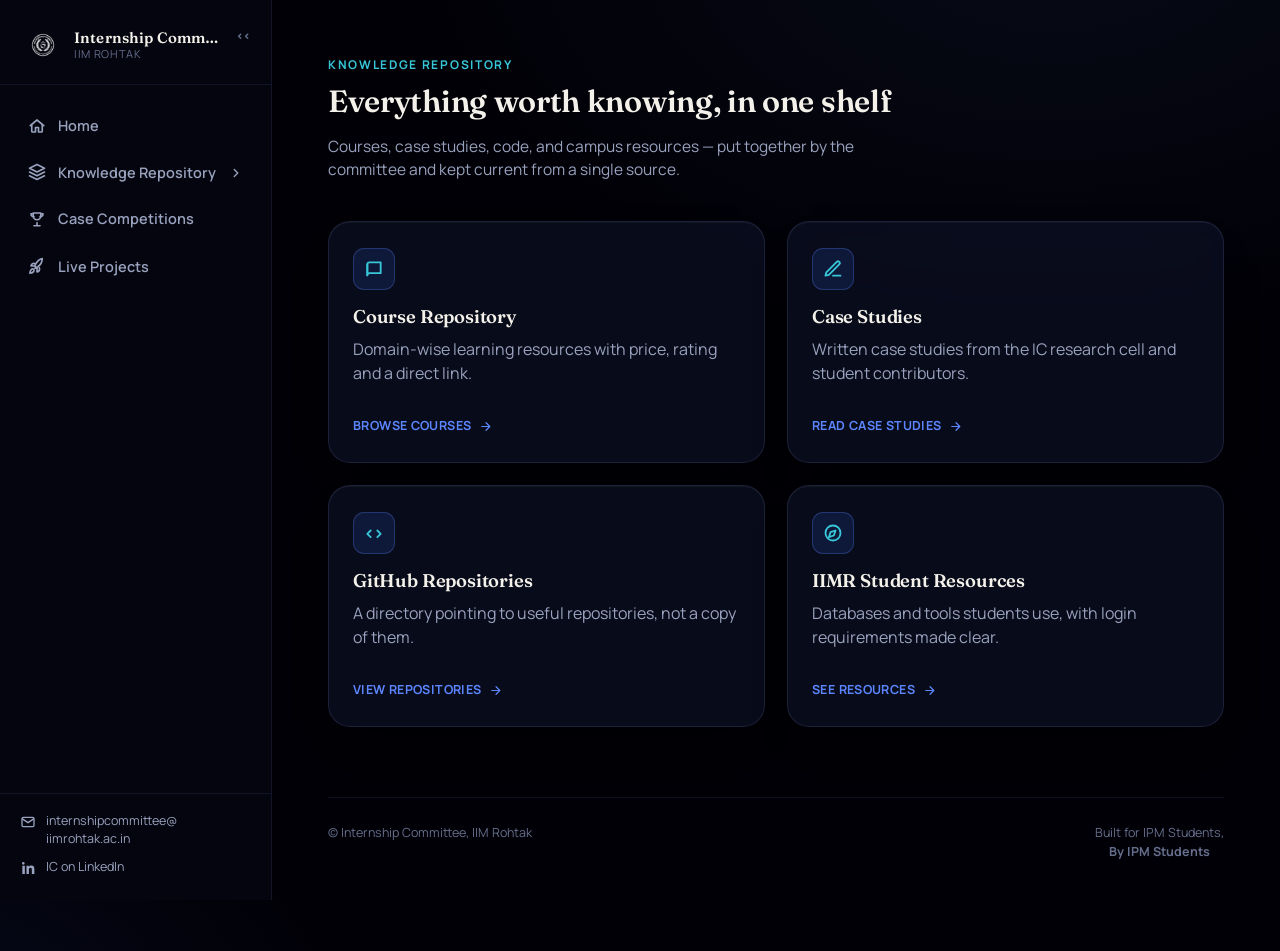
<file: knowledge-repository.html>
<!DOCTYPE html>
<html lang="en">
<head>
<meta charset="UTF-8">
<meta name="viewport" content="width=device-width, initial-scale=1.0">
<title>Knowledge Repository — IC IIM Rohtak</title>
<link rel="icon" href="assets/favicon.png">
<link rel="stylesheet" href="css/base.css">
<link rel="stylesheet" href="css/layout.css">
<link rel="stylesheet" href="css/components.css">
</head>
<body data-page="knowledge">
<a class="skip-link" href="#main-content">Skip to content</a>

<div class="app-shell">
  <div class="sidebar-scrim"></div>

  <aside class="sidebar" aria-label="Primary">
    <div class="sidebar-brand">
      <img data-ic-logo src="assets/logo.png" alt="Internship Committee, IIM Rohtak logo">
      <div class="brand-text">
        <strong>Internship Committee</strong>
        <span>IIM Rohtak</span>
      </div>
      <button class="sidebar-pin-btn" type="button" aria-label="Collapse sidebar">&lt;&lt;</button>
    </div>

    <nav class="sidebar-nav" aria-label="Site sections">
      <a class="nav-link" data-page-key="home" href="index.html" title="Home"><span class="nav-icon"><svg viewBox="0 0 24 24" fill="none" stroke="currentColor" stroke-width="2.2" stroke-linecap="round" stroke-linejoin="round"><path d="M3 11.5 12 4l9 7.5"/><path d="M5 10v9a1 1 0 0 0 1 1h4v-6h4v6h4a1 1 0 0 0 1-1v-9"/></svg></span><span class="nav-label">Home</span></a>

      <div class="nav-group">
        <button class="nav-group-trigger" aria-expanded="false" title="Knowledge Repository">
          <span class="nav-icon"><svg viewBox="0 0 24 24" fill="none" stroke="currentColor" stroke-width="2.2" stroke-linecap="round" stroke-linejoin="round"><path d="M12 2 2 7l10 5 10-5-10-5Z"/><path d="M2 17l10 5 10-5"/><path d="M2 12l10 5 10-5"/></svg></span><span class="nav-label">Knowledge Repository</span>
          <span class="chevron"><svg viewBox="0 0 24 24" fill="none" stroke="currentColor" stroke-width="2.4" stroke-linecap="round" stroke-linejoin="round"><path d="M9 6l6 6-6 6"/></svg></span>
        </button>
        <div class="nav-submenu"><div class="nav-submenu-inner">
          <a class="nav-link" data-page-key="courses" href="courses.html" title="Course Repository"><span class="nav-icon"><svg viewBox="0 0 24 24" fill="none" stroke="currentColor" stroke-width="2.2" stroke-linecap="round" stroke-linejoin="round"><path d="M4 19.5A2.5 2.5 0 0 1 6.5 17H20V4H6.5A2.5 2.5 0 0 0 4 6.5v13z"/><path d="M4 19.5V6.5"/></svg></span><span class="nav-label">Course Repository</span></a>
          <a class="nav-link" data-page-key="case-studies" href="case-studies.html" title="Case Studies"><span class="nav-icon"><svg viewBox="0 0 24 24" fill="none" stroke="currentColor" stroke-width="2.2" stroke-linecap="round" stroke-linejoin="round"><path d="M14 2H6a2 2 0 0 0-2 2v16a2 2 0 0 0 2 2h12a2 2 0 0 0 2-2V8z"/><path d="M14 2v6h6"/></svg></span><span class="nav-label">Case Studies</span></a>
          <a class="nav-link" data-page-key="github" href="github-repositories.html" title="GitHub Repositories"><span class="nav-icon"><svg viewBox="0 0 24 24" fill="none" stroke="currentColor" stroke-width="2.2" stroke-linecap="round" stroke-linejoin="round"><path d="M8 9l-4 4 4 4M16 9l4 4-4 4"/></svg></span><span class="nav-label">GitHub Repositories</span></a>
          <a class="nav-link" data-page-key="resources" href="iimr-resources.html" title="IIMR Student Resources"><span class="nav-icon"><svg viewBox="0 0 24 24" fill="none" stroke="currentColor" stroke-width="2.2" stroke-linecap="round" stroke-linejoin="round"><circle cx="12" cy="12" r="9"/><path d="M15 9l-2 6-6 2 2-6 6-2z"/></svg></span><span class="nav-label">IIMR Student Resources</span></a>
        </div></div>
      </div>

      <a class="nav-link" data-page-key="competitions" href="case-competitions.html" title="Case Competitions"><span class="nav-icon"><svg viewBox="0 0 24 24" fill="none" stroke="currentColor" stroke-width="2.2" stroke-linecap="round" stroke-linejoin="round"><path d="M8 21h8M12 17v4M7 4h10v4a5 5 0 0 1-10 0V4z"/><path d="M17 5h3a4 4 0 0 1-4 4M7 5H4a4 4 0 0 0 4 4"/></svg></span><span class="nav-label">Case Competitions</span></a>
      <a class="nav-link" data-page-key="live-projects" href="live-projects.html" title="Live Projects"><span class="nav-icon"><svg viewBox="0 0 24 24" fill="none" stroke="currentColor" stroke-width="2.2" stroke-linecap="round" stroke-linejoin="round"><path d="M4.5 16.5c-1.5 1.26-2 5-2 5s3.74-.5 5-2c.71-.84.7-2.13-.09-2.91a2.18 2.18 0 0 0-2.91-.09z"/><path d="M12 15l-3-3a22 22 0 0 1 2-3.95A12.88 12.88 0 0 1 19 2c0 2.72-.78 7.5-6 11a22.35 22.35 0 0 1-4 2z"/><path d="M9 12H4s.55-2.23 2-3c1.62-.87 4 0 4 0"/><path d="M12 15v5s2.23-.55 3-2c.87-1.62 0-4 0-4"/></svg></span><span class="nav-label">Live Projects</span></a>
    </nav>

    <div class="sidebar-footer">
      <a data-ic-email href="#" title="Email the committee"><svg viewBox="0 0 24 24" fill="none" stroke="currentColor" stroke-width="2"><rect x="3" y="5" width="18" height="14" rx="2"/><path d="m3 7 9 6 9-6"/></svg><span>internshipcommittee@iimrohtak.ac.in</span></a>
      <a data-ic-linkedin href="https://www.linkedin.com/company/ipm-internship-committee-iim-rohtak/" target="_blank" rel="noopener" title="IC on LinkedIn"><svg viewBox="0 0 24 24" fill="currentColor"><path d="M6.94 5a2 2 0 1 1-4 0 2 2 0 0 1 4 0zM3.5 8.5h3.8V21H3.5V8.5zM9.7 8.5h3.64v1.7h.05c.5-.95 1.75-1.95 3.6-1.95 3.85 0 4.56 2.53 4.56 5.83V21h-3.8v-6.1c0-1.46-.03-3.33-2.03-3.33-2.04 0-2.35 1.6-2.35 3.24V21H9.7V8.5z"/></svg><span>IC on LinkedIn</span></a>
    </div>
  </aside>

  <div class="mobile-topbar">
    <div style="display:flex;align-items:center;gap:10px;">
      <img data-ic-logo src="assets/logo.png" alt="" style="width:30px;height:30px;">
      <span class="brand-text"><strong>IC · IIM Rohtak</strong></span>
    </div>
    <button class="menu-btn" aria-label="Open menu"><svg viewBox="0 0 24 24" fill="none" stroke="currentColor" stroke-width="2.2" stroke-linecap="round"><path d="M3 6h18M3 12h18M3 18h18"/></svg></button>
  </div>

  <main class="main" id="main-content">
    <div class="page-header">
      <span class="eyebrow">Knowledge Repository</span>
      <h1 class="section-heading">Everything worth knowing, in one shelf</h1>
      <p>Courses, case studies, code, and campus resources — put together by the committee and kept current from a single source.</p>
    </div>

    <div class="card-grid two-col">
      <a class="glass-card subtile" href="courses.html">
        <div class="card-icon"><svg viewBox="0 0 24 24" fill="none" stroke="currentColor" stroke-width="2.2" stroke-linecap="round" stroke-linejoin="round"><path d="M4 19.5A2.5 2.5 0 0 1 6.5 17H20V4H6.5A2.5 2.5 0 0 0 4 6.5v13z"/><path d="M4 19.5V6.5"/></svg></div>
        <h3>Course Repository</h3>
        <p>Domain-wise learning resources with price, rating and a direct link.</p>
        <span class="card-cta">Browse courses <svg viewBox="0 0 24 24" fill="none" stroke="currentColor" stroke-width="2.2" stroke-linecap="round" stroke-linejoin="round"><path d="M5 12h14M13 5l7 7-7 7"/></svg></span>
      </a>

      <a class="glass-card subtile" href="case-studies.html">
        <div class="card-icon"><svg viewBox="0 0 24 24" fill="none" stroke="currentColor" stroke-width="2.2" stroke-linecap="round" stroke-linejoin="round"><path d="M12 20h9M16.5 3.5a2.1 2.1 0 0 1 3 3L7 19l-4 1 1-4L16.5 3.5z"/></svg></div>
        <h3>Case Studies</h3>
        <p>Written case studies from the IC research cell and student contributors.</p>
        <span class="card-cta">Read case studies <svg viewBox="0 0 24 24" fill="none" stroke="currentColor" stroke-width="2.2" stroke-linecap="round" stroke-linejoin="round"><path d="M5 12h14M13 5l7 7-7 7"/></svg></span>
      </a>

      <a class="glass-card subtile" href="github-repositories.html">
        <div class="card-icon"><svg viewBox="0 0 24 24" fill="none" stroke="currentColor" stroke-width="2.2" stroke-linecap="round" stroke-linejoin="round"><path d="M8 9l-4 4 4 4M16 9l4 4-4 4"/></svg></div>
        <h3>GitHub Repositories</h3>
        <p>A directory pointing to useful repositories, not a copy of them.</p>
        <span class="card-cta">View repositories <svg viewBox="0 0 24 24" fill="none" stroke="currentColor" stroke-width="2.2" stroke-linecap="round" stroke-linejoin="round"><path d="M5 12h14M13 5l7 7-7 7"/></svg></span>
      </a>

      <a class="glass-card subtile" href="iimr-resources.html">
        <div class="card-icon"><svg viewBox="0 0 24 24" fill="none" stroke="currentColor" stroke-width="2.2" stroke-linecap="round" stroke-linejoin="round"><circle cx="12" cy="12" r="9"/><path d="M15 9l-2 6-6 2 2-6 6-2z"/></svg></div>
        <h3>IIMR Student Resources</h3>
        <p>Databases and tools students use, with login requirements made clear.</p>
        <span class="card-cta">See resources <svg viewBox="0 0 24 24" fill="none" stroke="currentColor" stroke-width="2.2" stroke-linecap="round" stroke-linejoin="round"><path d="M5 12h14M13 5l7 7-7 7"/></svg></span>
      </a>
    </div>

    <footer class="site-footer">
      <span>&copy; Internship Committee, IIM Rohtak</span>
      <span class="footer-built"><span>Built for IPM Students,</span><span style="font-weight:700;">By IPM Students</span></span>
    </footer>
  </main>
</div>

<script src="js/config.js"></script>
<script src="js/icons.js"></script>
<script src="js/data-adapter.js"></script>
<script src="js/sidebar.js"></script>
</body>
</html>
</file>
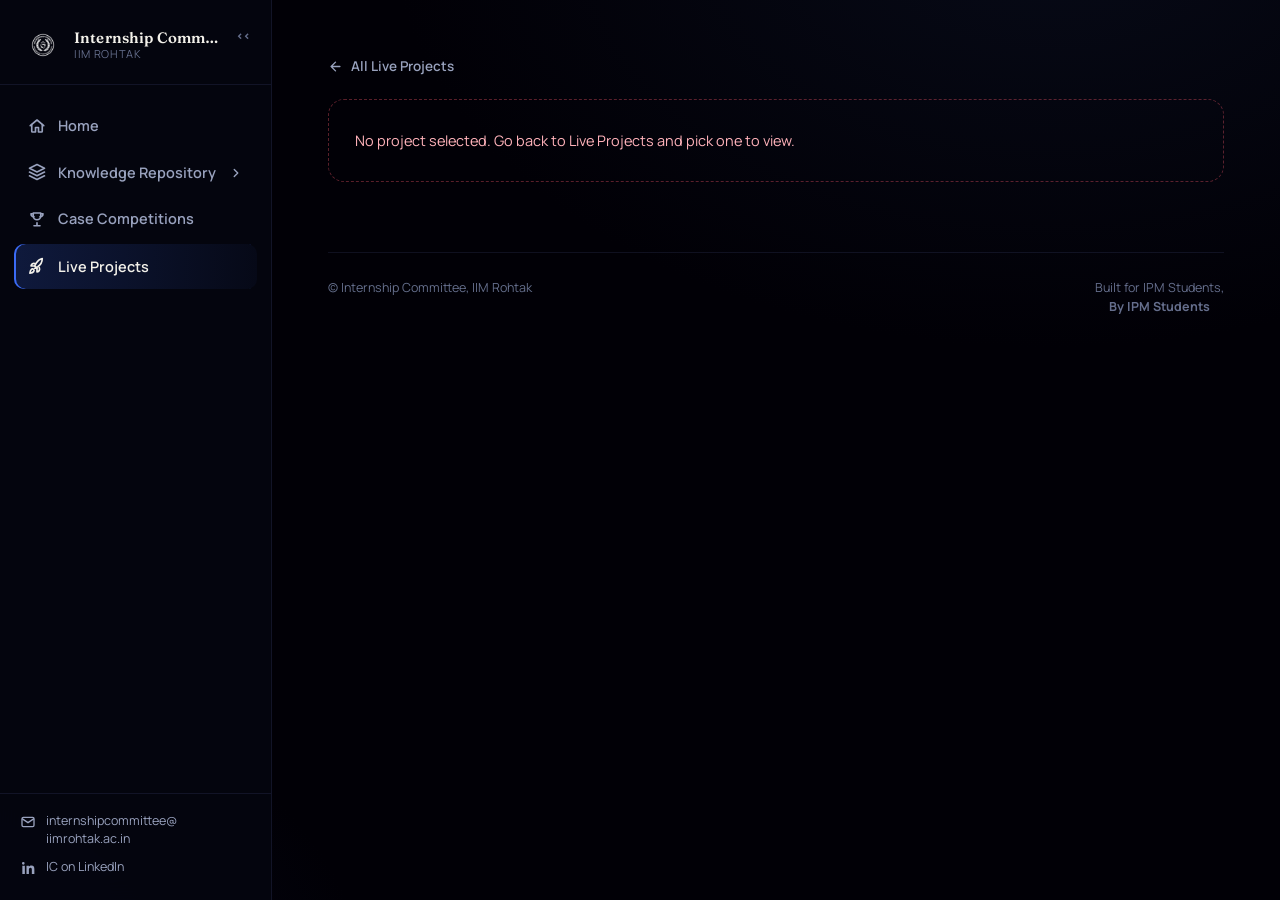
<file: live-project.html>
<!DOCTYPE html>
<html lang="en">
<head>
<meta charset="UTF-8">
<meta name="viewport" content="width=device-width, initial-scale=1.0">
<title>Live Project — IC IIM Rohtak</title>
<link rel="icon" href="assets/favicon.png">
<link rel="stylesheet" href="css/base.css">
<link rel="stylesheet" href="css/layout.css">
<link rel="stylesheet" href="css/components.css">
<link rel="stylesheet" href="css/lp-detail.css">
</head>
<body data-page="live-projects">
<a class="skip-link" href="#main-content">Skip to content</a>

<div class="app-shell">
  <div class="sidebar-scrim"></div>

  <aside class="sidebar" aria-label="Primary">
    <div class="sidebar-brand">
      <img data-ic-logo src="assets/logo.png" alt="Internship Committee, IIM Rohtak logo">
      <div class="brand-text">
        <strong>Internship Committee</strong>
        <span>IIM Rohtak</span>
      </div>
      <button class="sidebar-pin-btn" type="button" aria-label="Collapse sidebar">&lt;&lt;</button>
    </div>

    <nav class="sidebar-nav" aria-label="Site sections">
      <a class="nav-link" data-page-key="home" href="index.html" title="Home"><span class="nav-icon"><svg viewBox="0 0 24 24" fill="none" stroke="currentColor" stroke-width="2.2" stroke-linecap="round" stroke-linejoin="round"><path d="M3 11.5 12 4l9 7.5"/><path d="M5 10v9a1 1 0 0 0 1 1h4v-6h4v6h4a1 1 0 0 0 1-1v-9"/></svg></span><span class="nav-label">Home</span></a>

      <div class="nav-group">
        <button class="nav-group-trigger" aria-expanded="false" title="Knowledge Repository">
          <span class="nav-icon"><svg viewBox="0 0 24 24" fill="none" stroke="currentColor" stroke-width="2.2" stroke-linecap="round" stroke-linejoin="round"><path d="M12 2 2 7l10 5 10-5-10-5Z"/><path d="M2 17l10 5 10-5"/><path d="M2 12l10 5 10-5"/></svg></span><span class="nav-label">Knowledge Repository</span>
          <span class="chevron"><svg viewBox="0 0 24 24" fill="none" stroke="currentColor" stroke-width="2.4" stroke-linecap="round" stroke-linejoin="round"><path d="M9 6l6 6-6 6"/></svg></span>
        </button>
        <div class="nav-submenu"><div class="nav-submenu-inner">
          <a class="nav-link" data-page-key="courses" href="courses.html" title="Course Repository"><span class="nav-icon"><svg viewBox="0 0 24 24" fill="none" stroke="currentColor" stroke-width="2.2" stroke-linecap="round" stroke-linejoin="round"><path d="M4 19.5A2.5 2.5 0 0 1 6.5 17H20V4H6.5A2.5 2.5 0 0 0 4 6.5v13z"/><path d="M4 19.5V6.5"/></svg></span><span class="nav-label">Course Repository</span></a>
          <a class="nav-link" data-page-key="case-studies" href="case-studies.html" title="Case Studies"><span class="nav-icon"><svg viewBox="0 0 24 24" fill="none" stroke="currentColor" stroke-width="2.2" stroke-linecap="round" stroke-linejoin="round"><path d="M14 2H6a2 2 0 0 0-2 2v16a2 2 0 0 0 2 2h12a2 2 0 0 0 2-2V8z"/><path d="M14 2v6h6"/></svg></span><span class="nav-label">Case Studies</span></a>
          <a class="nav-link" data-page-key="github" href="github-repositories.html" title="GitHub Repositories"><span class="nav-icon"><svg viewBox="0 0 24 24" fill="none" stroke="currentColor" stroke-width="2.2" stroke-linecap="round" stroke-linejoin="round"><path d="M8 9l-4 4 4 4M16 9l4 4-4 4"/></svg></span><span class="nav-label">GitHub Repositories</span></a>
          <a class="nav-link" data-page-key="resources" href="iimr-resources.html" title="IIMR Student Resources"><span class="nav-icon"><svg viewBox="0 0 24 24" fill="none" stroke="currentColor" stroke-width="2.2" stroke-linecap="round" stroke-linejoin="round"><circle cx="12" cy="12" r="9"/><path d="M15 9l-2 6-6 2 2-6 6-2z"/></svg></span><span class="nav-label">IIMR Student Resources</span></a>
        </div></div>
      </div>

      <a class="nav-link" data-page-key="competitions" href="case-competitions.html" title="Case Competitions"><span class="nav-icon"><svg viewBox="0 0 24 24" fill="none" stroke="currentColor" stroke-width="2.2" stroke-linecap="round" stroke-linejoin="round"><path d="M8 21h8M12 17v4M7 4h10v4a5 5 0 0 1-10 0V4z"/><path d="M17 5h3a4 4 0 0 1-4 4M7 5H4a4 4 0 0 0 4 4"/></svg></span><span class="nav-label">Case Competitions</span></a>
      <a class="nav-link" data-page-key="live-projects" href="live-projects.html" title="Live Projects"><span class="nav-icon"><svg viewBox="0 0 24 24" fill="none" stroke="currentColor" stroke-width="2.2" stroke-linecap="round" stroke-linejoin="round"><path d="M4.5 16.5c-1.5 1.26-2 5-2 5s3.74-.5 5-2c.71-.84.7-2.13-.09-2.91a2.18 2.18 0 0 0-2.91-.09z"/><path d="M12 15l-3-3a22 22 0 0 1 2-3.95A12.88 12.88 0 0 1 19 2c0 2.72-.78 7.5-6 11a22.35 22.35 0 0 1-4 2z"/><path d="M9 12H4s.55-2.23 2-3c1.62-.87 4 0 4 0"/><path d="M12 15v5s2.23-.55 3-2c.87-1.62 0-4 0-4"/></svg></span><span class="nav-label">Live Projects</span></a>
    </nav>

    <div class="sidebar-footer">
      <a data-ic-email href="#" title="Email the committee"><svg viewBox="0 0 24 24" fill="none" stroke="currentColor" stroke-width="2"><rect x="3" y="5" width="18" height="14" rx="2"/><path d="m3 7 9 6 9-6"/></svg><span>internshipcommittee@iimrohtak.ac.in</span></a>
      <a data-ic-linkedin href="https://www.linkedin.com/company/ipm-internship-committee-iim-rohtak/" target="_blank" rel="noopener" title="IC on LinkedIn"><svg viewBox="0 0 24 24" fill="currentColor"><path d="M6.94 5a2 2 0 1 1-4 0 2 2 0 0 1 4 0zM3.5 8.5h3.8V21H3.5V8.5zM9.7 8.5h3.64v1.7h.05c.5-.95 1.75-1.95 3.6-1.95 3.85 0 4.56 2.53 4.56 5.83V21h-3.8v-6.1c0-1.46-.03-3.33-2.03-3.33-2.04 0-2.35 1.6-2.35 3.24V21H9.7V8.5z"/></svg><span>IC on LinkedIn</span></a>
    </div>
  </aside>

  <div class="mobile-topbar">
    <div style="display:flex;align-items:center;gap:10px;">
      <img data-ic-logo src="assets/logo.png" alt="" style="width:30px;height:30px;">
      <span class="brand-text"><strong>IC · IIM Rohtak</strong></span>
    </div>
    <button class="menu-btn" aria-label="Open menu"><svg viewBox="0 0 24 24" fill="none" stroke="currentColor" stroke-width="2.2" stroke-linecap="round"><path d="M3 6h18M3 12h18M3 18h18"/></svg></button>
  </div>

  <main class="main" id="main-content">
    <a class="crumb-back" href="live-projects.html"><svg viewBox="0 0 24 24" fill="none" stroke="currentColor" stroke-width="2.2" stroke-linecap="round" stroke-linejoin="round"><path d="M19 12H5M12 19l-7-7 7-7"/></svg> All Live Projects</a>

    <div id="lp-detail-root" aria-live="polite"></div>

    <footer class="site-footer">
      <span>&copy; Internship Committee, IIM Rohtak</span>
      <span class="footer-built"><span>Built for IPM Students,</span><span style="font-weight:700;">By IPM Students</span></span>
    </footer>
  </main>
</div>

<script src="js/config.js"></script>
<script src="js/icons.js"></script>
<script src="js/data-adapter.js"></script>
<script src="js/sidebar.js"></script>
<script src="js/render-live-project-detail.js"></script>
</body>
</html>
</file>
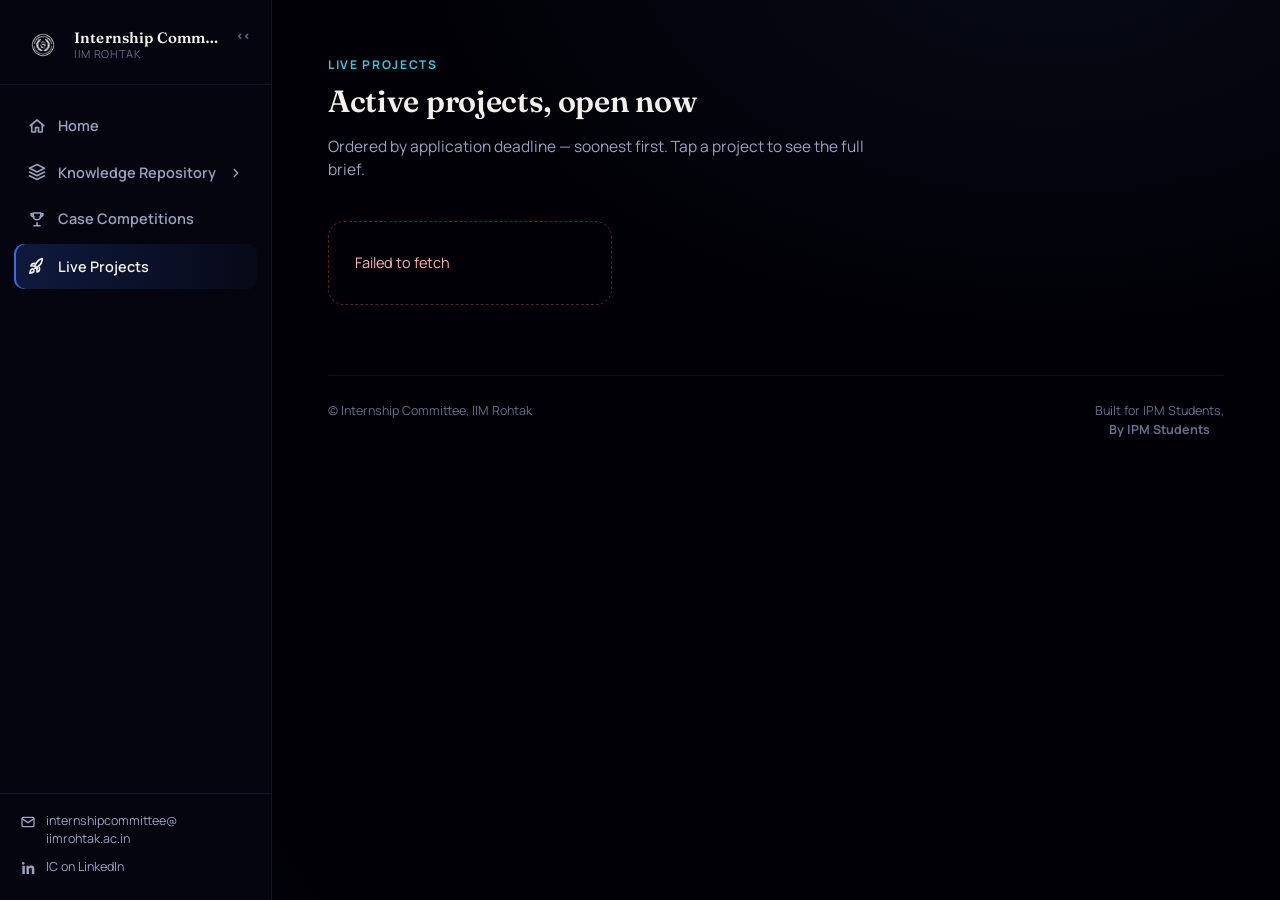
<file: live-projects.html>
<!DOCTYPE html>
<html lang="en">
<head>
<meta charset="UTF-8">
<meta name="viewport" content="width=device-width, initial-scale=1.0">
<title>Live Projects — IC IIM Rohtak</title>
<link rel="icon" href="assets/favicon.png">
<link rel="stylesheet" href="css/base.css">
<link rel="stylesheet" href="css/layout.css">
<link rel="stylesheet" href="css/components.css">
</head>
<body data-page="live-projects">
<a class="skip-link" href="#main-content">Skip to content</a>

<div class="app-shell">
  <div class="sidebar-scrim"></div>

  <aside class="sidebar" aria-label="Primary">
    <div class="sidebar-brand">
      <img data-ic-logo src="assets/logo.png" alt="Internship Committee, IIM Rohtak logo">
      <div class="brand-text">
        <strong>Internship Committee</strong>
        <span>IIM Rohtak</span>
      </div>
      <button class="sidebar-pin-btn" type="button" aria-label="Collapse sidebar">&lt;&lt;</button>
    </div>

    <nav class="sidebar-nav" aria-label="Site sections">
      <a class="nav-link" data-page-key="home" href="index.html" title="Home"><span class="nav-icon"><svg viewBox="0 0 24 24" fill="none" stroke="currentColor" stroke-width="2.2" stroke-linecap="round" stroke-linejoin="round"><path d="M3 11.5 12 4l9 7.5"/><path d="M5 10v9a1 1 0 0 0 1 1h4v-6h4v6h4a1 1 0 0 0 1-1v-9"/></svg></span><span class="nav-label">Home</span></a>

      <div class="nav-group">
        <button class="nav-group-trigger" aria-expanded="false" title="Knowledge Repository">
          <span class="nav-icon"><svg viewBox="0 0 24 24" fill="none" stroke="currentColor" stroke-width="2.2" stroke-linecap="round" stroke-linejoin="round"><path d="M12 2 2 7l10 5 10-5-10-5Z"/><path d="M2 17l10 5 10-5"/><path d="M2 12l10 5 10-5"/></svg></span><span class="nav-label">Knowledge Repository</span>
          <span class="chevron"><svg viewBox="0 0 24 24" fill="none" stroke="currentColor" stroke-width="2.4" stroke-linecap="round" stroke-linejoin="round"><path d="M9 6l6 6-6 6"/></svg></span>
        </button>
        <div class="nav-submenu"><div class="nav-submenu-inner">
          <a class="nav-link" data-page-key="courses" href="courses.html" title="Course Repository"><span class="nav-icon"><svg viewBox="0 0 24 24" fill="none" stroke="currentColor" stroke-width="2.2" stroke-linecap="round" stroke-linejoin="round"><path d="M4 19.5A2.5 2.5 0 0 1 6.5 17H20V4H6.5A2.5 2.5 0 0 0 4 6.5v13z"/><path d="M4 19.5V6.5"/></svg></span><span class="nav-label">Course Repository</span></a>
          <a class="nav-link" data-page-key="case-studies" href="case-studies.html" title="Case Studies"><span class="nav-icon"><svg viewBox="0 0 24 24" fill="none" stroke="currentColor" stroke-width="2.2" stroke-linecap="round" stroke-linejoin="round"><path d="M14 2H6a2 2 0 0 0-2 2v16a2 2 0 0 0 2 2h12a2 2 0 0 0 2-2V8z"/><path d="M14 2v6h6"/></svg></span><span class="nav-label">Case Studies</span></a>
          <a class="nav-link" data-page-key="github" href="github-repositories.html" title="GitHub Repositories"><span class="nav-icon"><svg viewBox="0 0 24 24" fill="none" stroke="currentColor" stroke-width="2.2" stroke-linecap="round" stroke-linejoin="round"><path d="M8 9l-4 4 4 4M16 9l4 4-4 4"/></svg></span><span class="nav-label">GitHub Repositories</span></a>
          <a class="nav-link" data-page-key="resources" href="iimr-resources.html" title="IIMR Student Resources"><span class="nav-icon"><svg viewBox="0 0 24 24" fill="none" stroke="currentColor" stroke-width="2.2" stroke-linecap="round" stroke-linejoin="round"><circle cx="12" cy="12" r="9"/><path d="M15 9l-2 6-6 2 2-6 6-2z"/></svg></span><span class="nav-label">IIMR Student Resources</span></a>
        </div></div>
      </div>

      <a class="nav-link" data-page-key="competitions" href="case-competitions.html" title="Case Competitions"><span class="nav-icon"><svg viewBox="0 0 24 24" fill="none" stroke="currentColor" stroke-width="2.2" stroke-linecap="round" stroke-linejoin="round"><path d="M8 21h8M12 17v4M7 4h10v4a5 5 0 0 1-10 0V4z"/><path d="M17 5h3a4 4 0 0 1-4 4M7 5H4a4 4 0 0 0 4 4"/></svg></span><span class="nav-label">Case Competitions</span></a>
      <a class="nav-link" data-page-key="live-projects" href="live-projects.html" title="Live Projects"><span class="nav-icon"><svg viewBox="0 0 24 24" fill="none" stroke="currentColor" stroke-width="2.2" stroke-linecap="round" stroke-linejoin="round"><path d="M4.5 16.5c-1.5 1.26-2 5-2 5s3.74-.5 5-2c.71-.84.7-2.13-.09-2.91a2.18 2.18 0 0 0-2.91-.09z"/><path d="M12 15l-3-3a22 22 0 0 1 2-3.95A12.88 12.88 0 0 1 19 2c0 2.72-.78 7.5-6 11a22.35 22.35 0 0 1-4 2z"/><path d="M9 12H4s.55-2.23 2-3c1.62-.87 4 0 4 0"/><path d="M12 15v5s2.23-.55 3-2c.87-1.62 0-4 0-4"/></svg></span><span class="nav-label">Live Projects</span></a>
    </nav>

    <div class="sidebar-footer">
      <a data-ic-email href="#" title="Email the committee"><svg viewBox="0 0 24 24" fill="none" stroke="currentColor" stroke-width="2"><rect x="3" y="5" width="18" height="14" rx="2"/><path d="m3 7 9 6 9-6"/></svg><span>internshipcommittee@iimrohtak.ac.in</span></a>
      <a data-ic-linkedin href="https://www.linkedin.com/company/ipm-internship-committee-iim-rohtak/" target="_blank" rel="noopener" title="IC on LinkedIn"><svg viewBox="0 0 24 24" fill="currentColor"><path d="M6.94 5a2 2 0 1 1-4 0 2 2 0 0 1 4 0zM3.5 8.5h3.8V21H3.5V8.5zM9.7 8.5h3.64v1.7h.05c.5-.95 1.75-1.95 3.6-1.95 3.85 0 4.56 2.53 4.56 5.83V21h-3.8v-6.1c0-1.46-.03-3.33-2.03-3.33-2.04 0-2.35 1.6-2.35 3.24V21H9.7V8.5z"/></svg><span>IC on LinkedIn</span></a>
    </div>
  </aside>

  <div class="mobile-topbar">
    <div style="display:flex;align-items:center;gap:10px;">
      <img data-ic-logo src="assets/logo.png" alt="" style="width:30px;height:30px;">
      <span class="brand-text"><strong>IC · IIM Rohtak</strong></span>
    </div>
    <button class="menu-btn" aria-label="Open menu"><svg viewBox="0 0 24 24" fill="none" stroke="currentColor" stroke-width="2.2" stroke-linecap="round"><path d="M3 6h18M3 12h18M3 18h18"/></svg></button>
  </div>

  <main class="main" id="main-content">
    <div class="page-header">
      <span class="eyebrow">Live Projects</span>
      <h1 class="section-heading">Active projects, open now</h1>
      <p>Ordered by application deadline — soonest first. Tap a project to see the full brief.</p>
    </div>

    <div class="card-grid" id="lp-grid" aria-live="polite"></div>

    <footer class="site-footer">
      <span>&copy; Internship Committee, IIM Rohtak</span>
      <span class="footer-built"><span>Built for IPM Students,</span><span style="font-weight:700;">By IPM Students</span></span>
    </footer>
  </main>
</div>

<script src="js/config.js"></script>
<script src="js/icons.js"></script>
<script src="js/data-adapter.js"></script>
<script src="js/sidebar.js"></script>
<script src="js/render-live-projects.js"></script>
</body>
</html>
</file>
<file: css/base.css>
/* ============================================================
   IC Portal — Base styles, tokens, typography
   ============================================================ */

@import url('https://fonts.googleapis.com/css2?family=Fraunces:ital,wght@0,500;0,600;0,700;1,500&family=Manrope:wght@400;500;600;700;800&display=swap');

:root{
  /* --- Color tokens --- */
  --bg:               #010006;
  --bg-radial-1:      #070a17;
  --bg-radial-2:      #01000a;
  --sidebar-bg:       #05060fee;
  --sidebar-border:   rgba(140,160,255,0.10);

  --surface:          rgba(16, 22, 46, 0.50);
  --surface-strong:   rgba(18, 26, 54, 0.72);
  --surface-border:   rgba(150, 170, 255, 0.14);
  --surface-border-hover: rgba(150, 180, 255, 0.32);

  --accent:           #3B6BF6;   /* cobalt / electric blue */
  --accent-soft:      #5C86FF;
  --accent-2:         #38C6D9;   /* cyan-indigo secondary */
  --accent-2-soft:    #6C7CFF;

  --text-primary:     #F3F1EA;
  --text-secondary:   #99A2BE;
  --text-muted:       #656E8C;

  --live-red:         #FF4457;

  --stage-1:          #FF4457;  /* Applications Open   — red */
  --stage-1-rgb:       255,68,87;
  --stage-2:          #FFC53D;  /* Selection Ongoing   — yellow */
  --stage-2-rgb:       255,197,61;
  --stage-3:          #33D17A;  /* Ongoing Project     — green */
  --stage-3-rgb:       51,209,122;

  --radius-s:  10px;
  --radius-m:  16px;
  --radius-l:  22px;

  --font-display: 'Fraunces', 'Georgia', serif;
  --font-body:    'Manrope', -apple-system, BlinkMacSystemFont, 'Segoe UI', sans-serif;

  --sidebar-w: 272px;
  --sidebar-w-collapsed: 84px;
  --header-h: 72px;

  --ease: cubic-bezier(0.22, 1, 0.36, 1);
}

*, *::before, *::after{ box-sizing: border-box; }

html{ scroll-behavior: smooth; }

body{
  margin:0;
  min-height:100vh;
  background:
    radial-gradient(1100px 700px at 82% -8%, var(--bg-radial-1) 0%, transparent 60%),
    radial-gradient(900px 600px at -10% 110%, #060a1c 0%, transparent 55%),
    var(--bg);
  color: var(--text-primary);
  font-family: var(--font-body);
  font-weight: 400;
  -webkit-font-smoothing: antialiased;
  line-height: 1.5;
}

h1,h2,h3,h4{
  font-family: var(--font-display);
  font-weight: 600;
  line-height: 1.15;
  margin: 0 0 .5em;
  letter-spacing: -0.01em;
}

p{ margin: 0 0 1em; color: var(--text-secondary); }

a{ color: inherit; text-decoration: none; }

img{ max-width: 100%; display:block; }

ul{ margin:0; padding:0; list-style:none; }

button{ font-family: inherit; }

/* --- Focus states (accessibility) --- */
a:focus-visible,
button:focus-visible,
[tabindex]:focus-visible{
  outline: 2px solid var(--accent-2);
  outline-offset: 3px;
  border-radius: 4px;
}

/* --- Scrollbar (subtle) --- */
::-webkit-scrollbar{ width: 10px; height: 10px; }
::-webkit-scrollbar-track{ background: transparent; }
::-webkit-scrollbar-thumb{ background: rgba(120,140,220,0.25); border-radius: 10px; }
::-webkit-scrollbar-thumb:hover{ background: rgba(120,140,220,0.4); }

/* --- Reduced motion --- */
@media (prefers-reduced-motion: reduce){
  *, *::before, *::after{
    animation-duration: 0.001ms !important;
    animation-iteration-count: 1 !important;
    transition-duration: 0.001ms !important;
    scroll-behavior: auto !important;
  }
}

/* --- Utility --- */
.eyebrow{
  font-family: var(--font-body);
  font-weight: 700;
  font-size: 12px;
  letter-spacing: 0.14em;
  text-transform: uppercase;
  color: var(--accent-2);
}

.section-heading{
  font-size: clamp(1.6rem, 2.4vw, 2.3rem);
  color: var(--text-primary);
}

.muted-link{
  color: var(--text-secondary);
  border-bottom: 1px solid transparent;
  transition: color .2s var(--ease), border-color .2s var(--ease);
}
.muted-link:hover{ color: var(--text-primary); border-color: var(--surface-border-hover); }

.visually-hidden{
  position:absolute; width:1px; height:1px; padding:0; margin:-1px;
  overflow:hidden; clip:rect(0,0,0,0); white-space:nowrap; border:0;
}

.skip-link{
  position:absolute; left:12px; top:-60px;
  background: var(--accent); color:#fff; padding: 10px 16px;
  border-radius: var(--radius-s); z-index: 999; transition: top .2s var(--ease);
  font-weight:600; font-size: 14px;
}
.skip-link:focus{ top:12px; }
</file>
<file: css/layout.css>
/* ============================================================
   IC Portal — Layout: sidebar, topbar, page shell
   ============================================================ */

.app-shell{
  display: flex;
  min-height: 100vh;
}

/* ---------------- Sidebar ---------------- */
.sidebar{
  width: var(--sidebar-w);
  flex-shrink: 0;
  background: var(--sidebar-bg);
  border-right: 1px solid var(--sidebar-border);
  backdrop-filter: blur(14px);
  -webkit-backdrop-filter: blur(14px);
  position: sticky;
  top: 0;
  height: 100vh;
  display: flex;
  flex-direction: column;
  z-index: 60;
  transition: width .28s var(--ease);
}

/* ---------------- Collapse / pin toggle ("<<") ---------------- */
.sidebar-pin-btn{
  position: absolute;
  top: 24px;
  right: 14px;
  border: none;
  background: transparent;
  color: var(--text-muted);
  font-family: var(--font-body);
  font-size: 12px;
  font-weight: 800;
  letter-spacing: -1px;
  line-height: 1;
  padding: 6px 7px;
  border-radius: var(--radius-s);
  cursor: pointer;
  transition: background .18s var(--ease), color .18s var(--ease);
}
.sidebar-pin-btn:hover{ background: rgba(120,140,255,0.12); color: var(--text-primary); }

/* ---------------- Sidebar text truncation (prevents label/email wrapping) ---------------- */
.sidebar-brand .brand-text{ display:flex; flex-direction:column; line-height:1.2; min-width:0; overflow:hidden; flex: 1; padding-right: 26px; }
.sidebar-brand .brand-text strong,
.sidebar-brand .brand-text span{
  white-space: nowrap;
  overflow: hidden;
  text-overflow: ellipsis;
}
.sidebar-brand .brand-text strong{
  font-family: var(--font-display); font-size: 15px; font-weight:600; letter-spacing:.01em;
}
.sidebar-brand .brand-text span{ font-size: 11px; color: var(--text-muted); letter-spacing:.06em; text-transform:uppercase; }

.sidebar-brand{
  position: relative;
  display:flex; align-items:center; gap:12px;
  padding: 26px 24px 20px;
  border-bottom: 1px solid var(--sidebar-border);
  min-width: 0;
}
.sidebar-brand img{
  width:38px; height:38px; object-fit:contain; flex-shrink:0;
  /* render the logo in white for the dark sidebar background, per brief */
  filter: brightness(0) invert(1);
}

.sidebar-nav{
  flex: 1;
  overflow-y: auto;
  overflow-x: hidden;
  padding: 18px 14px;
}

.nav-link{
  display:flex; align-items:center; gap:12px;
  padding: 12px 14px;
  border-radius: var(--radius-s);
  color: var(--text-secondary);
  font-size: 14.5px;
  font-weight: 600;
  transition: background .18s var(--ease), color .18s var(--ease), padding .28s var(--ease);
  margin-bottom: 2px;
  min-width: 0;
}
.nav-link:hover{ background: rgba(120,140,255,0.08); color: var(--text-primary); }
.nav-link.is-active{
  background: linear-gradient(90deg, rgba(59,107,246,0.20), rgba(59,107,246,0.04));
  color: var(--text-primary);
  box-shadow: inset 2px 0 0 var(--accent);
}
.nav-icon{
  width:18px; height:18px; flex-shrink:0;
  display:flex; align-items:center; justify-content:center;
}
.nav-icon svg{ width:18px; height:18px; }
.nav-label{
  white-space: nowrap;
  overflow: hidden;
  text-overflow: ellipsis;
  min-width: 0;
}

.nav-group{ margin-bottom: 2px; }
.nav-group-trigger{
  width: 100%;
  display:flex; align-items:center; gap:12px;
  padding: 12px 14px;
  border-radius: var(--radius-s);
  background: transparent;
  border: none;
  color: var(--text-secondary);
  font-size: 14.5px; font-weight: 600;
  cursor: pointer;
  transition: background .18s var(--ease), color .18s var(--ease), padding .28s var(--ease);
  min-width: 0;
}
.nav-group-trigger .nav-label{ flex:1; text-align:left; }
.nav-group-trigger:hover{ background: rgba(120,140,255,0.08); color: var(--text-primary); }
.nav-group-trigger .chevron{
  width:14px; height:14px; flex-shrink:0;
  transition: transform .25s var(--ease), opacity .2s var(--ease);
}
.nav-group.is-open .nav-group-trigger .chevron{ transform: rotate(90deg); }
.nav-group.is-open .nav-group-trigger{ color: var(--text-primary); }

.nav-submenu{
  display: grid;
  grid-template-rows: 0fr;
  transition: grid-template-rows .28s var(--ease);
}
.nav-group.is-open .nav-submenu{ grid-template-rows: 1fr; }
.nav-submenu-inner{ overflow: hidden; }
.nav-submenu .nav-link{
  padding-left: 34px;
  font-size: 13.5px;
  font-weight: 500;
}

.sidebar-footer{
  padding: 18px 20px 24px;
  border-top: 1px solid var(--sidebar-border);
  display:flex; flex-direction:column; gap: 10px;
}
.sidebar-footer a{
  display:flex; align-items:flex-start; gap:10px;
  font-size: 12.5px; line-height:1.45; color: var(--text-secondary);
  transition: color .18s var(--ease);
  min-width: 0;
}
.sidebar-footer a:hover{ color: var(--accent-2); }
.sidebar-footer a span{
  overflow-wrap: anywhere;
  min-width: 0;
}
.sidebar-footer a span wbr{ line-height: 0; }
.sidebar-footer svg{ width:16px; height:16px; flex-shrink:0; margin-top: 2px; }

/* Mobile topbar + drawer */
.mobile-topbar{
  display:none;
  position: sticky; top:0; z-index: 70;
  align-items:center; justify-content:space-between;
  height: var(--header-h);
  padding: 0 18px;
  background: var(--sidebar-bg);
  border-bottom: 1px solid var(--sidebar-border);
  backdrop-filter: blur(14px);
}
.mobile-topbar .brand-text strong{ font-family: var(--font-display); font-size: 15px; }
.mobile-topbar img{ filter: brightness(0) invert(1); }
.menu-btn{
  width: 42px; height: 42px;
  border-radius: var(--radius-s);
  border: 1px solid var(--surface-border);
  background: var(--surface);
  color: var(--text-primary);
  display:flex; align-items:center; justify-content:center;
  cursor:pointer;
}
.menu-btn svg{ width:20px; height:20px; }

.sidebar-scrim{
  display:none;
  position: fixed; inset:0;
  background: rgba(1,0,6,0.6);
  backdrop-filter: blur(2px);
  z-index: 55;
}

/* ---------------- Collapsed sidebar (desktop only — see media query below) ----------------
   Collapsing to an icon-only rail is a *pinned* state (persisted, click-driven).
   While collapsed, hovering anywhere on the sidebar adds `.sidebar-preview` via JS,
   which temporarily reveals the full sidebar again without changing the pinned
   state — it reverts the instant the pointer leaves. Every "hide this while
   collapsed" rule below is gated with :not(.sidebar-preview) so the preview
   looks identical to the normal expanded sidebar. There is no separate expand
   affordance/arrow shown on the collapsed rail — hovering it is the only cue. */
@media (min-width: 901px){
  .app-shell.sidebar-collapsed .sidebar{ width: var(--sidebar-w-collapsed); }
  .app-shell.sidebar-collapsed.sidebar-preview .sidebar{ width: var(--sidebar-w); }

  .app-shell.sidebar-collapsed:not(.sidebar-preview) .sidebar-brand{
    padding: 26px 0 20px;
    justify-content: center;
  }
  .app-shell.sidebar-collapsed:not(.sidebar-preview) .sidebar-brand .brand-text,
  .app-shell.sidebar-collapsed:not(.sidebar-preview) .sidebar-pin-btn{
    display: none;
  }

  .app-shell.sidebar-collapsed:not(.sidebar-preview) .sidebar-nav{ padding: 18px 10px; }
  .app-shell.sidebar-collapsed:not(.sidebar-preview) .nav-link,
  .app-shell.sidebar-collapsed:not(.sidebar-preview) .nav-group-trigger{
    justify-content: center;
    padding-left: 10px;
    padding-right: 10px;
  }
  .app-shell.sidebar-collapsed:not(.sidebar-preview) .nav-submenu .nav-link{ padding-left: 10px; }
  .app-shell.sidebar-collapsed:not(.sidebar-preview) .nav-label,
  .app-shell.sidebar-collapsed:not(.sidebar-preview) .nav-group-trigger .chevron{
    display: none;
  }

  .app-shell.sidebar-collapsed:not(.sidebar-preview) .sidebar-footer{
    padding: 18px 10px 24px;
    align-items: center;
  }
  .app-shell.sidebar-collapsed:not(.sidebar-preview) .sidebar-footer a{
    justify-content: center;
    width: 100%;
  }
  .app-shell.sidebar-collapsed:not(.sidebar-preview) .sidebar-footer a span{ display: none; }
  .app-shell.sidebar-collapsed:not(.sidebar-preview) .sidebar-footer svg{ margin-top: 0; }
}

@media (max-width: 900px){
  .mobile-topbar{ display:flex; }
  .sidebar-pin-btn{ display: none; }
  .sidebar{
    position: fixed; left:0; top:0; height: 100dvh;
    transform: translateX(-104%);
    transition: transform .32s var(--ease);
    box-shadow: 24px 0 60px rgba(0,0,0,.5);
  }
  .app-shell.nav-open .sidebar{ transform: translateX(0); }
  .app-shell.nav-open .sidebar-scrim{ display:block; }
  .app-shell{ flex-direction: column; }
}

/* ---------------- Main content ---------------- */
.main{
  flex: 1;
  min-width: 0;
  padding: 56px 56px 90px;
}
@media (max-width: 900px){
  .main{ padding: 34px 20px 70px; }
}

.page-header{
  margin-bottom: 40px;
  max-width: 760px;
}
.page-header .eyebrow{ display:block; margin-bottom: 10px; }
.page-header p{ font-size: 15.5px; max-width: 60ch; }

.page-header-row{
  display: flex;
  align-items: flex-start;
  justify-content: space-between;
  gap: 28px;
  flex-wrap: wrap;
  margin-bottom: 40px;
}
.page-header-row .page-header{ margin-bottom: 0; }

.showcase-card{
  display: flex;
  align-items: center;
  gap: 16px;
  padding: 16px 18px;
  border-radius: var(--radius-m, 16px);
  background: linear-gradient(135deg, rgba(59,107,246,0.14), rgba(56,198,217,0.08));
  border: 1px solid var(--surface-border);
  max-width: 340px;
  flex-shrink: 0;
}
.showcase-card p{
  margin: 0;
  font-size: 13.5px;
  line-height: 1.4;
  color: var(--text-secondary);
}
.showcase-card a.showcase-link{
  color: var(--accent-2);
  font-weight: 600;
  text-decoration: none;
  border-bottom: 1px solid rgba(56,198,217,0.4);
}
.showcase-card a.showcase-link:hover{ border-bottom-color: var(--accent-2); }
.showcase-card .showcase-btn{
  flex-shrink: 0;
  display: inline-flex;
  align-items: center;
  justify-content: center;
  width: 42px; height: 42px;
  border-radius: 50%;
  background: var(--accent);
  color: #fff;
  transition: transform .2s var(--ease), background .2s var(--ease);
}
.showcase-card .showcase-btn:hover{ background: var(--accent-soft); transform: scale(1.06); }
.showcase-card .showcase-btn svg{ width: 20px; height: 20px; }
@media (max-width: 700px){
  .showcase-card{ max-width: 100%; }
}

.crumb-back{
  display:inline-flex; align-items:center; gap:8px;
  font-size: 13.5px; font-weight:600; color: var(--text-secondary);
  margin-bottom: 22px;
  transition: color .18s var(--ease), gap .18s var(--ease);
}
.crumb-back:hover{ color: var(--accent-2); gap: 11px; }
.crumb-back svg{ width:15px; height:15px; }

/* ---------------- Grids ---------------- */
.card-grid{
  display: grid;
  gap: 22px;
  grid-template-columns: repeat(3, 1fr);
}
@media (max-width: 1180px){ .card-grid{ grid-template-columns: repeat(2, 1fr); } }
@media (max-width: 640px){ .card-grid{ grid-template-columns: 1fr; } }

.card-grid.two-col{ grid-template-columns: repeat(2, 1fr); }
@media (max-width: 780px){ .card-grid.two-col{ grid-template-columns: 1fr; } }

.state-msg{
  padding: 30px 26px;
  border-radius: var(--radius-m);
  border: 1px dashed var(--surface-border);
  color: var(--text-secondary);
  font-size: 14.5px;
}
.state-msg.is-error{ border-color: rgba(255,90,110,0.35); color: #ffb2ba; }

footer.site-footer{
  margin-top: 70px;
  padding-top: 26px;
  border-top: 1px solid var(--sidebar-border);
  color: var(--text-muted);
  font-size: 12.5px;
  display:flex; justify-content:space-between; flex-wrap:wrap; gap:10px;
}
.footer-built{
  display: inline-block;
  text-align: center;
  line-height: 1.5;
}
.footer-built span{ display: block; }
</file>
<file: css/components.css>
/* ============================================================
   IC Portal — Reusable components
   ============================================================ */

/* ---------------- Buttons ---------------- */
.btn{
  display:inline-flex; align-items:center; justify-content:center; gap:9px;
  padding: 13px 24px;
  border-radius: var(--radius-s);
  font-weight: 700;
  font-size: 14.5px;
  border: 1px solid transparent;
  cursor: pointer;
  transition: transform .18s var(--ease), box-shadow .18s var(--ease), background .18s var(--ease), border-color .18s var(--ease);
}
.btn svg{ width:16px; height:16px; transition: transform .18s var(--ease); }
.btn-primary{
  background: var(--accent);
  color: #fff;
  box-shadow: 0 1px 0 rgba(255,255,255,0.08) inset;
}
.btn-primary:hover{ transform: translateY(-2px); background: #2C55D8; }
.btn-primary:hover svg{ transform: translateX(3px); }
.btn-ghost{
  background: var(--surface);
  border-color: var(--surface-border);
  color: var(--text-primary);
}
.btn-ghost:hover{ border-color: var(--surface-border-hover); background: var(--surface-strong); }

/* ---------------- Glass card base ---------------- */
.glass-card{
  position: relative;
  background: var(--surface);
  border: 1px solid var(--surface-border);
  border-radius: var(--radius-l);
  backdrop-filter: blur(18px);
  -webkit-backdrop-filter: blur(18px);
  box-shadow: 0 1px 0 rgba(255,255,255,0.04) inset, 0 20px 40px -24px rgba(0,0,0,0.6);
  transition: transform .28s var(--ease), box-shadow .28s var(--ease), border-color .28s var(--ease), background .28s var(--ease);
}
.glass-card:hover{
  transform: translateY(-4px);
  border-color: var(--surface-border-hover);
  background: var(--surface-strong);
  box-shadow: 0 18px 34px -20px rgba(0,0,0,0.55), 0 1px 0 rgba(255,255,255,0.06) inset;
}

/* ---------------- Home nav cards ---------------- */
.home-card{
  padding: 30px 28px 28px;
  min-height: 224px;
  display:flex; flex-direction:column; justify-content:space-between;
  text-align:center;
}
.home-card .card-head{
  display:flex; align-items:center; justify-content:center; gap:14px;
  margin-bottom: 16px;
}
.home-card .card-icon{
  width: 44px; height:44px;
  flex-shrink: 0;
  border-radius: 12px;
  background: rgba(59,107,246,0.14);
  border: 1px solid rgba(92,134,255,0.28);
  display:flex; align-items:center; justify-content:center;
  color: var(--accent-2);
}
.home-card .card-icon svg{ width:21px; height:21px; }
.home-card h3{ font-size: 1.55rem; font-weight: 700; margin: 0; }
.home-card p{ font-size: 14px; margin: 0 auto; max-width: 32ch; }

/* Shared bottom CTA slot — same size/weight/alignment across all three cards */
.home-card .card-cta,
.home-card .muted-link,
.home-card .card-live-badge{
  display:inline-flex; align-items:center; justify-content:center; gap:8px;
  align-self: center;
  margin-top: 20px;
  font-size: 13.5px; font-weight:700;
}
.home-card .card-cta,
.home-card .muted-link{
  color: var(--accent-soft);
}
.home-card .card-cta svg,
.home-card .muted-link svg{ width:14px; height:14px; transition: transform .22s var(--ease); }
.home-card:hover .card-cta svg{ transform: translateX(4px); }

/* Variant: live-status card — badge sits in the same bottom slot as the CTAs */
.home-card--live .card-live-badge{
  letter-spacing:.04em; text-transform:uppercase;
  color: var(--live-red);
}
.home-card--live .card-live-badge .pulse-dot{
  width:7px; height:7px; border-radius:50%; background: var(--live-red);
  box-shadow: 0 0 0 0 rgba(255,68,87,0.6);
  animation: pulse-dot-1 1.8s infinite;
}
.home-card--live .card-live-badge.is-closed{
  color: var(--text-muted);
}

/* ---------------- Course card ---------------- */
.course-card{
  padding: 24px 24px 22px;
  display:flex; flex-direction:column; gap: 14px;
}
.course-card h3{ font-size: 1.08rem; margin:0; }
.course-row{ display:flex; align-items:center; justify-content:space-between; gap:10px; }
.price-chip{
  font-weight:800; font-size: 14px; color: var(--text-primary);
  background: rgba(56,198,217,0.12); border:1px solid rgba(56,198,217,0.28);
  padding: 5px 12px; border-radius: 999px;
}
.rating{
  display:flex; align-items:center; gap:6px;
  font-size: 13.5px; font-weight:700; color: #FFC857;
}
.rating svg{ width:15px; height:15px; }
.domain-tag{
  align-self:flex-start;
  font-size: 11px; font-weight:700; letter-spacing:.06em; text-transform:uppercase;
  color: var(--accent-2);
  padding: 4px 10px;
  border-radius: 999px;
  border: 1px solid rgba(56,198,217,0.3);
  background: rgba(56,198,217,0.08);
}
.duration-chip{
  display:inline-flex; align-items:center; gap:6px;
  font-size: 12.5px; font-weight:600; color: var(--text-secondary);
}
.duration-chip svg{ width:13px; height:13px; flex-shrink:0; }
.course-card .card-link{
  margin-top:4px;
  display:inline-flex; align-items:center; gap:7px;
  font-size: 13.5px; font-weight:700; color: var(--accent-soft);
}
.course-card .card-link svg{ width:14px; height:14px; }

/* ---------------- Generic list card (case studies / github / resources) ---------------- */
.list-card{
  padding: 22px 24px;
  display:flex; flex-direction:column; gap:10px;
}
.list-card h3{ font-size: 1.05rem; margin:0; }
.list-card .meta{ font-size: 13px; color: var(--text-muted); }
.list-card p.desc{ font-size: 13.8px; margin: 2px 0 4px; }
.list-card .card-link{
  display:inline-flex; align-items:center; gap:7px;
  font-size: 13.5px; font-weight:700; color: var(--accent-soft);
}
.list-card .card-link svg{ width:14px; height:14px; }

/* Resource type badge. Base rule is the fallback look for any type the
   committee adds later that isn't explicitly styled below (e.g. a brand
   new "Case Repository" type just works, no CSS change required). */
.resource-type-badge{
  align-self:flex-start;
  font-size: 10.5px; font-weight:800; letter-spacing:.05em; text-transform:uppercase;
  padding: 5px 11px; border-radius: 999px;
  color:#CFE0FF; background: rgba(120,150,255,0.12); border:1px solid rgba(120,150,255,0.3);
}
.resource-type-badge.type-e-database{
  color:#8CF0B0; background: rgba(60,220,140,0.1); border:1px solid rgba(60,220,140,0.28);
}
.resource-type-badge.type-online-journals{
  color:#FFD98A; background: rgba(255,200,80,0.1); border:1px solid rgba(255,200,80,0.3);
}

/* ---------------- Competition card ---------------- */
.competition-card{
  padding: 22px 24px;
  display:flex; flex-direction:column; gap:12px;
}
.competition-card h3{ font-size: 1.1rem; margin:0; }
.competition-card .institute{ font-size:13.5px; color: var(--text-secondary); }
.deadline-pill{
  align-self:flex-start;
  display:inline-flex; align-items:center; gap:7px;
  font-size: 12.5px; font-weight:800;
  padding: 6px 13px; border-radius:999px;
  color: #FFD98A; background: rgba(255,200,80,0.1); border: 1px solid rgba(255,200,80,0.3);
}
.deadline-pill svg{ width:13px; height:13px; }
.competition-card .card-link{
  display:inline-flex; align-items:center; gap:7px;
  font-size: 13.5px; font-weight:700; color: var(--accent-soft);
}
.competition-card .card-link svg{ width:14px; height:14px; flex-shrink:0; }

/* ---------------- Live project card ---------------- */
.lp-card{
  padding: 24px 24px 22px;
  display:flex; flex-direction:column; gap:12px;
  position: relative;
}
.lp-card .live-flag{
  position:absolute; top:18px; right:18px;
  display:flex; align-items:center; gap:6px;
  font-size: 10.5px; font-weight:800; letter-spacing:.08em;
}
.lp-card .live-flag .pulse-dot{
  width:7px; height:7px; border-radius:50%;
}
.live-flag.stage-1{ color: var(--stage-1); }
.live-flag.stage-1 .pulse-dot{ background: var(--stage-1); animation: pulse-dot-1 1.8s infinite; }
.live-flag.stage-2{ color: var(--stage-2); }
.live-flag.stage-2 .pulse-dot{ background: var(--stage-2); animation: pulse-dot-2 1.8s infinite; }
.live-flag.stage-3{ color: var(--stage-3); }
.live-flag.stage-3 .pulse-dot{ background: var(--stage-3); animation: pulse-dot-3 1.8s infinite; }
@keyframes pulse-dot-1{
  0%{ box-shadow: 0 0 0 0 rgba(var(--stage-1-rgb),0.55); }
  70%{ box-shadow: 0 0 0 7px rgba(var(--stage-1-rgb),0); }
  100%{ box-shadow: 0 0 0 0 rgba(var(--stage-1-rgb),0); }
}
@keyframes pulse-dot-2{
  0%{ box-shadow: 0 0 0 0 rgba(var(--stage-2-rgb),0.55); }
  70%{ box-shadow: 0 0 0 7px rgba(var(--stage-2-rgb),0); }
  100%{ box-shadow: 0 0 0 0 rgba(var(--stage-2-rgb),0); }
}
@keyframes pulse-dot-3{
  0%{ box-shadow: 0 0 0 0 rgba(var(--stage-3-rgb),0.55); }
  70%{ box-shadow: 0 0 0 7px rgba(var(--stage-3-rgb),0); }
  100%{ box-shadow: 0 0 0 0 rgba(var(--stage-3-rgb),0); }
}
.lp-card h3{ font-size: 1.15rem; margin: 4px 0 0; padding-right: 60px; }
.lp-card .role-line{ font-size: 13.5px; color: var(--text-secondary); }
.lp-card .lp-meta-row{ display:flex; flex-wrap:wrap; gap: 8px; margin-top: 4px; }
.meta-chip{
  font-size: 12px; font-weight:600; color: var(--text-secondary);
  padding: 5px 11px; border-radius: 999px;
  border: 1px solid var(--surface-border); background: rgba(255,255,255,0.03);
  display:inline-flex; align-items:center; gap:6px;
}
.meta-chip svg{ width:12px; height:12px; }
.lp-card .lp-deadline{
  margin-top:6px;
  font-size: 12.5px; font-weight:700; color: #FFD98A;
}
.lp-card .card-link{
  margin-top:6px;
  display:inline-flex; align-items:center; gap:7px;
  font-size: 13.5px; font-weight:700; color: var(--accent-soft);
}
.lp-card .card-link svg{ width:14px; height:14px; }

/* ---------------- Knowledge repo landing tiles ---------------- */
.subtile{
  padding: 26px 24px;
  display:flex; flex-direction:column; gap:10px;
}
.subtile .card-icon{
  width: 42px; height:42px; border-radius:11px;
  background: rgba(59,107,246,0.14); border: 1px solid rgba(92,134,255,0.28);
  display:flex; align-items:center; justify-content:center; color: var(--accent-2);
  margin-bottom: 6px;
}
.subtile .card-icon svg{ width:20px; height:20px; }
.subtile h3{ font-size: 1.15rem; margin:0; }
.subtile .card-cta{
  margin-top: 6px;
  display:inline-flex; align-items:center; gap:8px;
  font-size: 12.5px; font-weight:700; letter-spacing:.03em; text-transform:uppercase;
  color: var(--accent-soft);
}
.subtile .card-cta svg{ width:13px; height:13px; transition: transform .22s var(--ease); }
.subtile:hover .card-cta svg{ transform: translateX(4px); }

/* ---------------- Domain filter pills (Course Repository) ---------------- */
.domain-filter{
  display:flex; flex-wrap:wrap; gap:10px;
  margin-bottom: 30px;
}
.domain-pill{
  padding: 9px 18px;
  border-radius: 999px;
  border: 1px solid var(--surface-border);
  background: var(--surface);
  color: var(--text-secondary);
  font-size: 13.5px; font-weight: 700;
  cursor: pointer;
  transition: all .18s var(--ease);
}
.domain-pill:hover{ border-color: var(--surface-border-hover); color: var(--text-primary); }
.domain-pill.is-active{
  background: var(--accent);
  border-color: transparent; color: #fff;
}

/* ---------------- Loading skeleton ---------------- */
.skeleton-card{
  height: 190px;
  border-radius: var(--radius-l);
  border: 1px solid var(--surface-border);
  background: linear-gradient(100deg, rgba(255,255,255,0.02) 30%, rgba(255,255,255,0.06) 50%, rgba(255,255,255,0.02) 70%);
  background-size: 200% 100%;
  animation: shimmer 1.6s infinite;
}
@keyframes shimmer{
  0%{ background-position: 140% 0; }
  100%{ background-position: -60% 0; }
}

/* ---------------- Page disclaimer (prices / deadlines subject to change) ---------------- */
.page-disclaimer{
  margin: 18px 2px 0;
  font-size: 12.5px;
  line-height: 1.5;
  color: var(--text-muted);
  font-style: italic;
}
</file>
<file: css/lp-detail.css>
/* ============================================================
   IC Portal — Live Project detail page
   ============================================================ */

.lp-header{
  position: relative;
  padding: 34px 34px 30px;
  border-radius: var(--radius-l);
  border: 1px solid var(--surface-border);
  background:
    radial-gradient(700px 300px at 90% -20%, rgba(59,107,246,0.20), transparent 60%),
    var(--surface);
  backdrop-filter: blur(18px);
  margin-bottom: 34px;
  display:flex; justify-content:space-between; align-items:flex-start; gap: 24px; flex-wrap:wrap;
}
.lp-header .live-flag{
  display:inline-flex; align-items:center; gap:7px;
  font-size: 11px; font-weight:800; letter-spacing:.1em;
  margin-bottom: 14px;
}
.lp-header .live-flag .pulse-dot{
  width:7px; height:7px; border-radius:50%;
}
.lp-header h1{
  font-size: clamp(1.7rem, 3.4vw, 2.5rem);
  margin: 0 0 8px;
}
.lp-header .lp-tagline{ color: var(--text-secondary); font-size: 15px; max-width: 56ch; margin:0; overflow-wrap: anywhere; }

.lp-header-cta{
  display:flex; flex-direction:column; align-items:flex-end; gap: 10px;
}
.lp-header-cta .deadline-note{
  font-size: 12.5px; font-weight:700; color: #FFD98A;
  display:flex; align-items:center; gap:6px;
}
.lp-header-cta .deadline-note svg{ width:13px; height:13px; }

.lp-body{
  display:grid;
  grid-template-columns: 1fr 300px;
  gap: 30px;
  align-items:start;
}
@media (max-width: 940px){
  .lp-body{ grid-template-columns: 1fr; }
}

.lp-section{
  padding: 28px 30px;
  margin-bottom: 22px;
}
.lp-section h2{
  font-size: 1.2rem;
  margin-bottom: 14px;
}
.lp-section p{ font-size: 14.5px; overflow-wrap: anywhere; }
.lp-section ul.bullet-list{ display:flex; flex-direction:column; gap:9px; margin-top: 10px; }
.lp-section ul.bullet-list li{
  position:relative; padding-left: 20px; font-size:14.3px; color: var(--text-secondary);
}
.lp-section ul.bullet-list li::before{
  content:""; position:absolute; left:0; top:8px;
  width:7px; height:7px; border-radius:2px;
  background: var(--accent-2);
  transform: rotate(45deg);
}

.role-block{
  padding: 20px 22px;
  border-radius: var(--radius-m);
  border: 1px solid var(--surface-border);
  background: rgba(255,255,255,0.02);
  margin-bottom: 16px;
}
.role-block:last-child{ margin-bottom:0; }
.role-block h3{ font-size: 1.02rem; margin-bottom: 10px; color: var(--accent-2); font-family: var(--font-body); font-weight:800; text-transform:uppercase; letter-spacing:.02em; font-size: 12.5px;}
.role-block .takeaway{
  margin-top: 12px;
  font-size: 13.3px;
  font-weight:700;
  color: #FFD98A;
}

.lp-sidebar{ position: sticky; top: 30px; display:flex; flex-direction:column; gap:18px; }
.lp-sidebar .glass-card{ padding: 24px; }
.lp-sidebar .apply-card .btn{ width:100%; margin-top: 14px; }
.lp-sidebar .apply-card .deadline-big{
  font-size: 20px; font-weight:800; color: var(--text-primary); margin-top: 4px;
}
.lp-sidebar .apply-card .deadline-label{ font-size:11.5px; text-transform:uppercase; letter-spacing:.08em; color: var(--text-muted); font-weight:700;}

.info-row{
  display:flex; align-items:flex-start; gap: 12px;
  padding: 12px 0;
  border-bottom: 1px solid var(--surface-border);
}
.info-row:last-child{ border-bottom:none; padding-bottom:0; }
.info-row svg{ width:16px; height:16px; color: var(--accent-2); flex-shrink:0; margin-top:2px; }
.info-row .info-label{ font-size: 11px; text-transform:uppercase; letter-spacing:.06em; color: var(--text-muted); font-weight:700; }
.info-row .info-value{ font-size: 13.8px; color: var(--text-primary); font-weight:600; overflow-wrap: anywhere; }

.btn.is-disabled{
  opacity: 0.45;
  cursor: not-allowed;
  pointer-events: none;
}

/* ---------------- Stage bar (road + pins) ----------------
   Sits between the header and the "About the Company" block.
   A horizontal road with a pin at each stage; the traveled
   section of the road lights up in that stage's color, and the
   current stage's pin is enlarged with a solid fill + label. */
.lp-stage-bar{
  padding: 34px 34px 26px;
  margin-bottom: 34px;
}
.stage-road{
  position: relative;
  height: 74px;
}
.stage-road-track{
  position: absolute;
  top: 20px; left: 2%; right: 2%;
  height: 4px;
  border-radius: 4px;
  background: var(--surface-border);
}
.stage-road-fill{
  position: absolute;
  top: 20px; left: 2%;
  height: 4px;
  border-radius: 4px;
  transition: width .4s var(--ease);
}
.stage-road-fill.stage-1{ background: var(--stage-1); }
.stage-road-fill.stage-2{ background: linear-gradient(90deg, var(--stage-1), var(--stage-2)); }
.stage-road-fill.stage-3{ background: linear-gradient(90deg, var(--stage-1), var(--stage-2), var(--stage-3)); }

.stage-pins{
  position: relative;
  display: flex;
  justify-content: space-between;
  padding: 0 2%;
}
.stage-pin{
  display: flex;
  flex-direction: column;
  align-items: center;
  width: 33%;
  text-align: center;
}
.stage-pin-icon{
  display: flex; align-items:center; justify-content:center;
  width: 34px; height: 34px;
  border-radius: 50%;
  background: var(--surface-strong);
  border: 2px solid var(--surface-border);
  color: var(--text-muted);
  transition: all .3s var(--ease);
}
.stage-pin-icon svg{ width: 16px; height: 16px; }
.stage-pin-label{
  font-size: 11.5px;
  font-weight: 600;
  color: var(--text-muted);
  margin-top: 8px;
  max-width: 120px;
  line-height: 1.25;
}
.stage-pin--done .stage-pin-icon{
  background: var(--stage-1);
  border-color: var(--stage-1);
  color: #1a0d0f;
}
.stage-pin--done .stage-pin-label{ color: var(--text-secondary); }

.stage-pin--current .stage-pin-icon{
  width: 42px; height: 42px;
  border-color: transparent;
  color: #1a1508;
}
.stage-pin--current .stage-pin-label{ color: var(--text-primary); font-weight: 700; }

/* nth-child position matches stage order (1=Applications Open,
   2=Selection Ongoing, 3=Ongoing Project), so this colors the
   "current" pin with that stage's color without needing extra markup. */
.stage-pins .stage-pin--current:nth-child(1) .stage-pin-icon{ background: var(--stage-1); box-shadow: 0 0 0 5px rgba(var(--stage-1-rgb),0.18); }
.stage-pins .stage-pin--current:nth-child(2) .stage-pin-icon{ background: var(--stage-2); box-shadow: 0 0 0 5px rgba(var(--stage-2-rgb),0.18); }
.stage-pins .stage-pin--current:nth-child(3) .stage-pin-icon{ background: var(--stage-3); box-shadow: 0 0 0 5px rgba(var(--stage-3-rgb),0.18); }

.stage-pin--upcoming .stage-pin-icon{ opacity: .55; }

@media (max-width: 640px){
  .stage-pin-label{ display:none; }
  .lp-stage-bar{ padding: 24px 20px 20px; }
}
</file>
